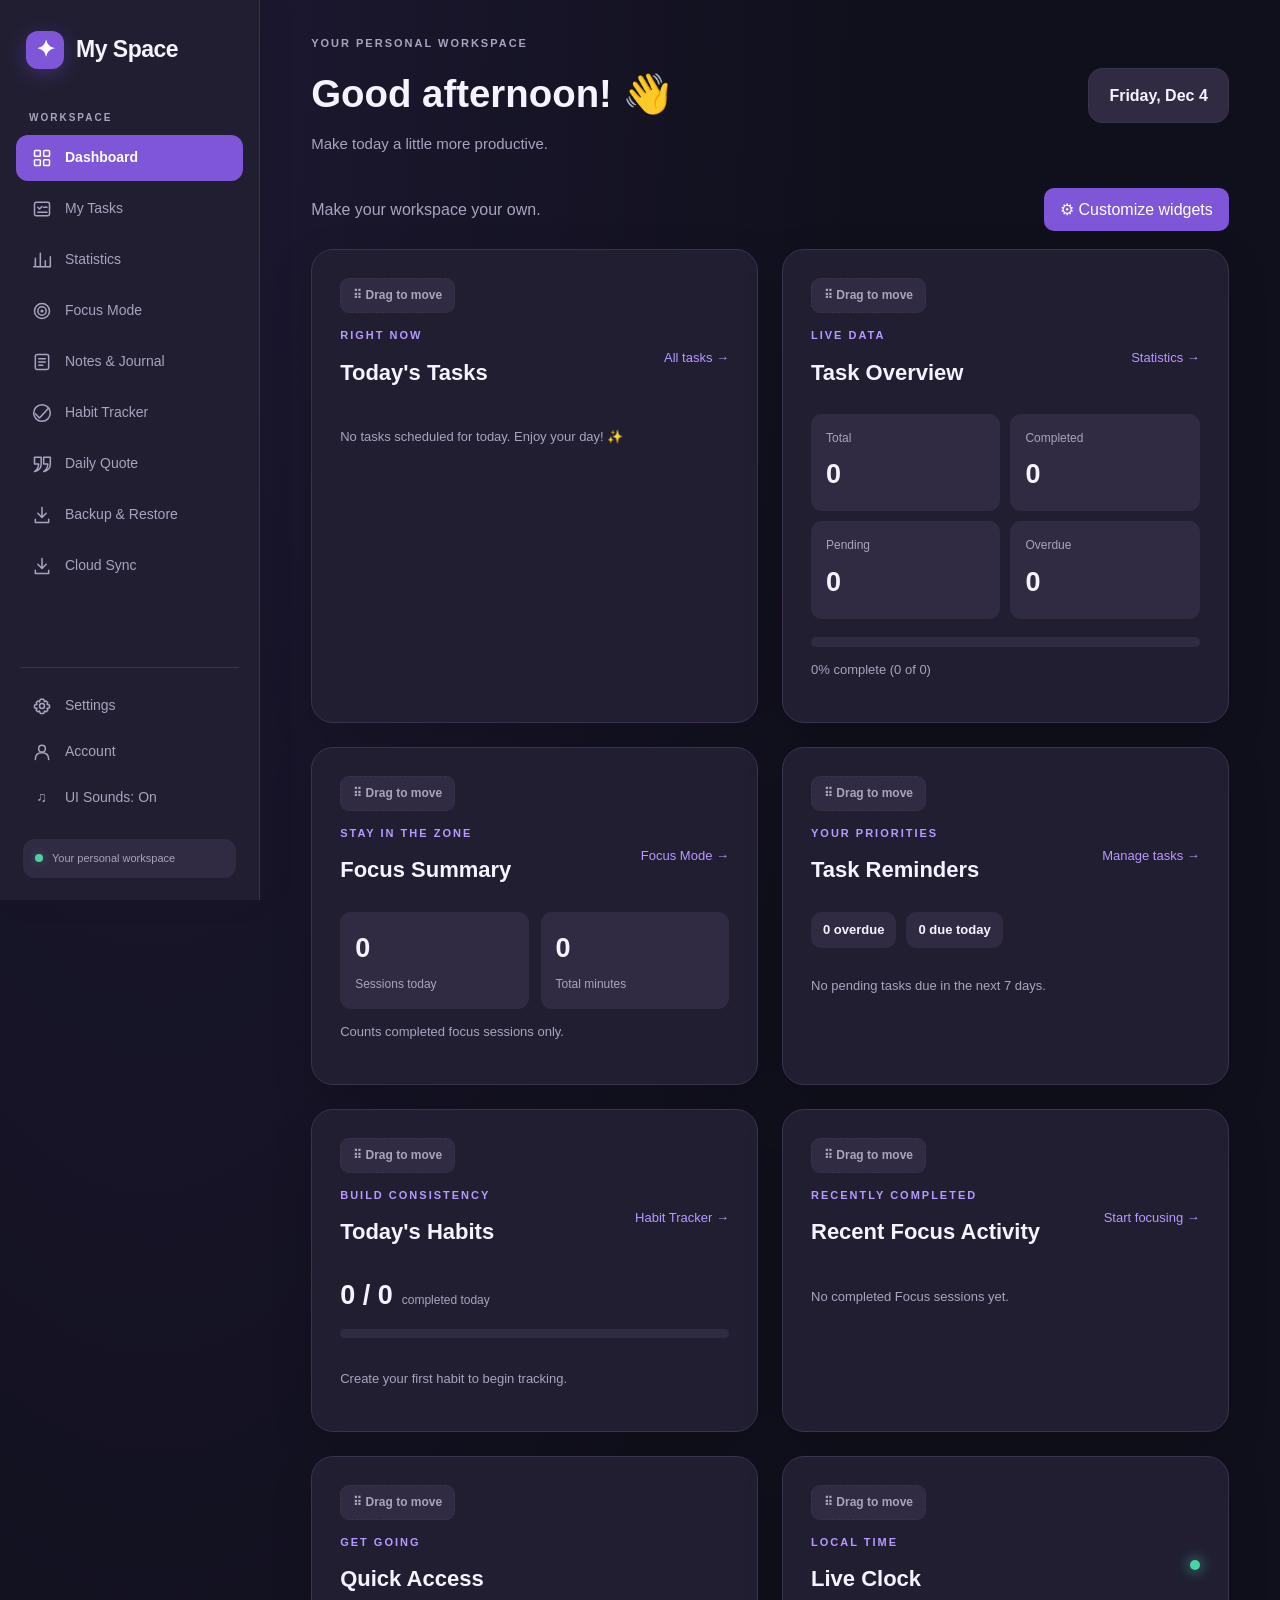
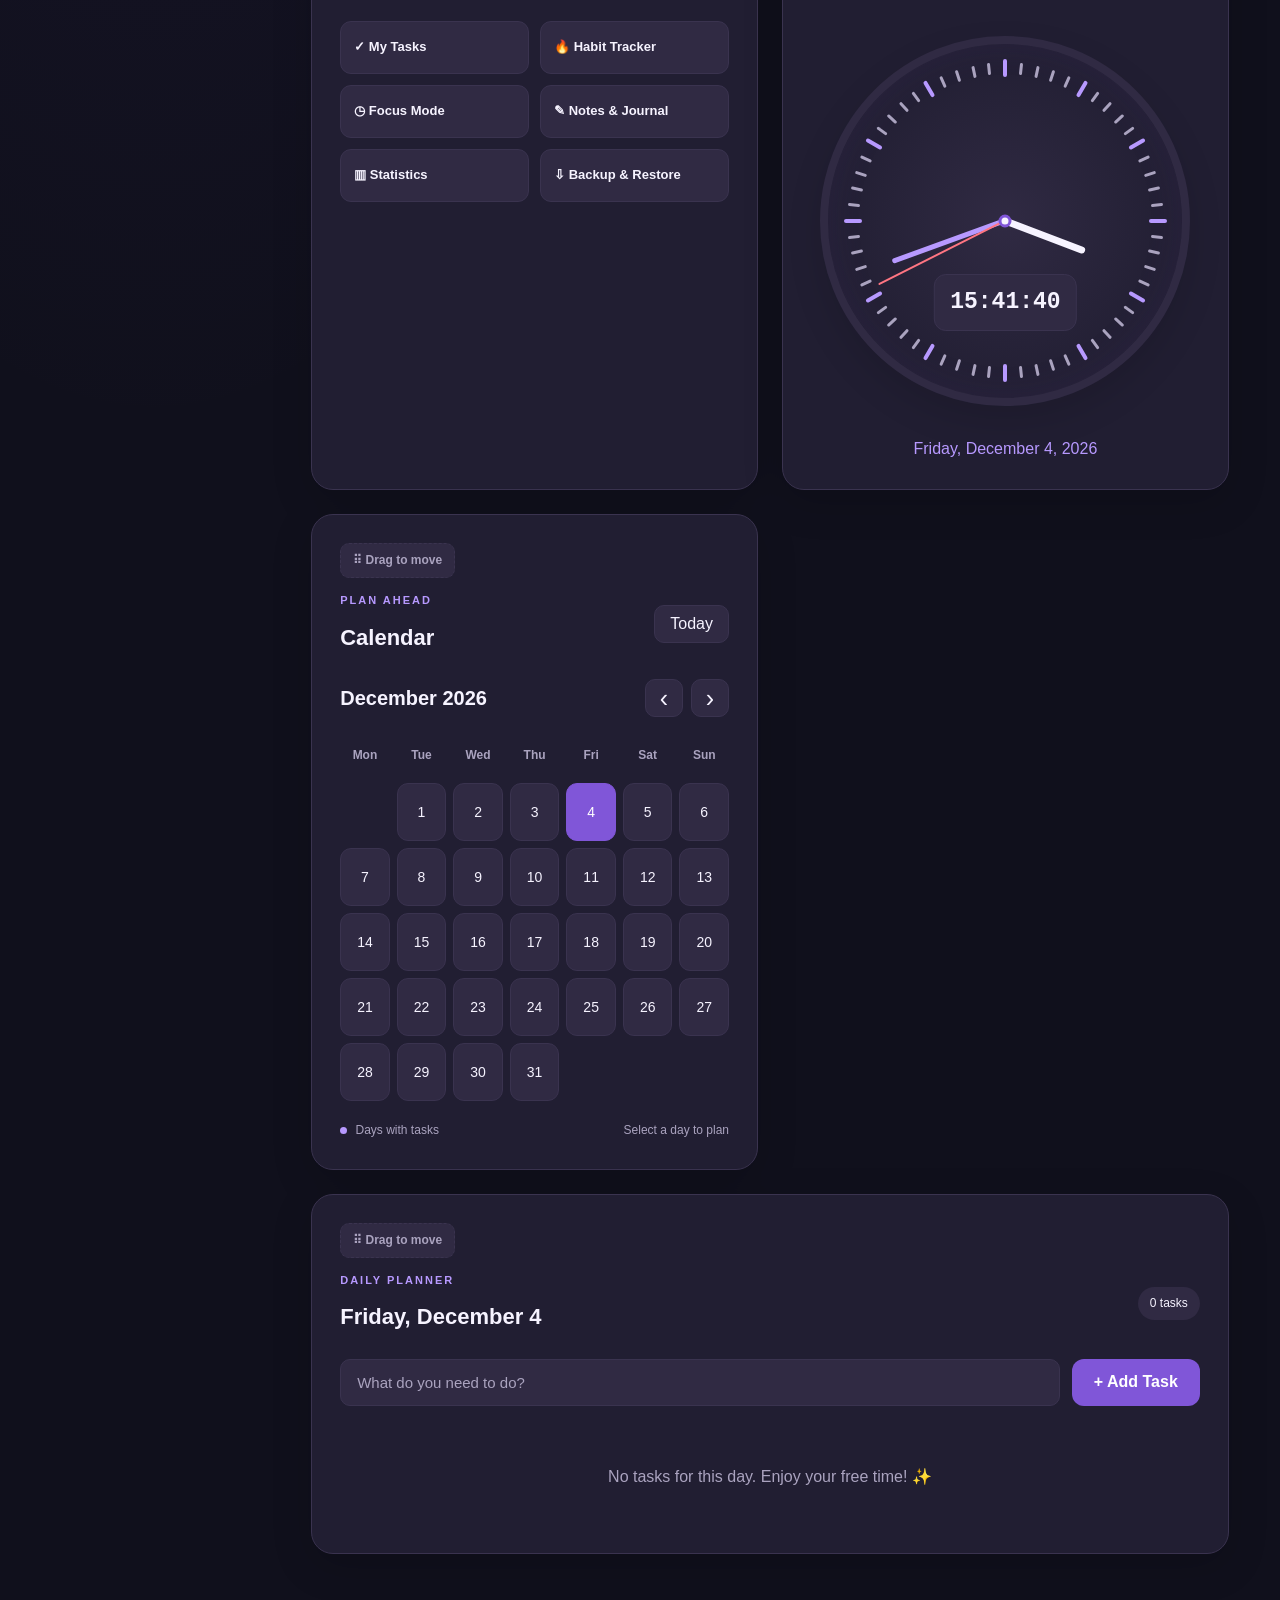
<file: index.html>
<!DOCTYPE html>
<html lang="en">

<head>
    <meta charset="UTF-8">
    <meta name="viewport" content="width=device-width, initial-scale=1.0">

    <title>Dashboard | My Space</title>

    <link rel="stylesheet" href="style.css">
    <link rel="stylesheet" href="dashboard.css">
    <link rel="stylesheet" href="themes.css">
    <link rel="stylesheet" href="sidebar.css">
    <link rel="stylesheet" href="dashboard-widgets.css">
    <link rel="stylesheet" href="activity-center.css">

    <script src="dashboard.js" defer></script>
    <script src="shared-tasks.js" defer></script>
    <script src="themes.js" defer></script>
    <script src="sidebar.js" defer></script>
    <script src="dashboard-widgets.js" defer></script>
    <script src="activity-center.js" defer></script>
</head>

<body class="dashboard-page">

    
<header class="site-header">

    <a href="index.html" class="site-brand">
        ✦ My Space
    </a>

    <nav class="site-nav" aria-label="Main navigation">
        <a href="index.html">Dashboard</a>
        <a href="tasks.html">My Tasks</a>
        <a href="statistics.html">Statistics</a>
        <a href="quotes.html">Daily Quote</a>
        <a href="settings.html">Settings</a>
    </nav>

</header>


    <main class="dashboard-main">

        <div class="welcome">
            <div>
                <p class="eyebrow">YOUR PERSONAL WORKSPACE</p>
                <h1 id="dashboard-greeting">Welcome back! 👋</h1>
                <p class="subtitle">
                    Make today a little more productive.
                </p>
            </div>

            <div class="today-label" id="today-label"></div>
        </div>

        <div class="dashboard-actions">
            <p>Make your workspace your own.</p>
            <button id="customize-dashboard" type="button" aria-expanded="false" aria-controls="dashboard-customizer">⚙ Customize widgets</button>
        </div>
        <section id="dashboard-customizer" class="dashboard-customizer" hidden aria-label="Customize dashboard widgets">
            <p>Show or hide widgets, and drag widgets by their handles to change their positions.</p>
            <div id="widget-visibility-controls" class="widget-visibility-controls"></div>
            <button id="reset-dashboard" type="button">Reset layout</button>
        </section>
        <div id="activity-alert" class="activity-alert" role="status" hidden>
            <span id="activity-alert-text"></span>
            <button type="button" id="activity-alert-dismiss" aria-label="Dismiss reminder">Dismiss</button>
        </div>
        <div class="dashboard-grid personalized-grid" id="personalized-grid">

            <!-- TODAY'S TASKS -->
            <section class="widget overview-widget" data-widget="today" data-widget-title="Today's Tasks">
                <div class="widget-heading"><div><p class="eyebrow">RIGHT NOW</p><h2>Today's Tasks</h2></div><a class="widget-link" href="tasks.html">All tasks →</a></div>
                <ul id="today-tasks-list" class="overview-task-list"></ul>
                <p id="today-tasks-empty" class="overview-empty" hidden>No tasks scheduled for today. Enjoy your day! ✨</p>
            </section>

            <!-- TASK STATISTICS -->
            <section class="widget overview-widget" data-widget="stats" data-widget-title="Task Overview">
                <div class="widget-heading"><div><p class="eyebrow">LIVE DATA</p><h2>Task Overview</h2></div><a class="widget-link" href="statistics.html">Statistics →</a></div>
                <div class="overview-stats">
                    <div><span>Total</span><strong id="dash-stat-total">0</strong></div>
                    <div><span>Completed</span><strong id="dash-stat-completed">0</strong></div>
                    <div><span>Pending</span><strong id="dash-stat-pending">0</strong></div>
                    <div><span>Overdue</span><strong id="dash-stat-overdue">0</strong></div>
                </div>
                <div class="overview-progress" role="progressbar" aria-label="Task completion" aria-valuemin="0" aria-valuemax="100" aria-valuenow="0"><div id="dash-progress-fill"></div></div>
                <p id="dash-completion-label" class="overview-caption">0% complete</p>
            </section>

            <!-- FOCUS OVERVIEW -->
            <section class="widget overview-widget" data-widget="focus" data-widget-title="Focus Summary">
                <div class="widget-heading"><div><p class="eyebrow">STAY IN THE ZONE</p><h2>Focus Summary</h2></div><a class="widget-link" href="focus.html">Focus Mode →</a></div>
                <div class="focus-summary"><div><strong id="dash-focus-today">0</strong><span>Sessions today</span></div><div><strong id="dash-focus-minutes">0</strong><span>Total minutes</span></div></div>
                <p class="overview-caption">Counts completed focus sessions only.</p>
            </section>

            <!-- UPCOMING / OVERDUE TASKS -->
            <section class="widget activity-widget" data-widget="upcoming" data-widget-title="Task Reminders">
                <div class="widget-heading"><div><p class="eyebrow">YOUR PRIORITIES</p><h2>Task Reminders</h2></div><a class="widget-link" href="tasks.html">Manage tasks →</a></div>
                <div class="activity-metrics"><span id="activity-overdue-count">0 overdue</span><span id="activity-today-count">0 due today</span></div>
                <ul id="activity-upcoming-list" class="activity-list"></ul>
                <p id="activity-upcoming-empty" class="overview-empty" hidden>No pending tasks due in the next 7 days.</p>
            </section>

            <!-- HABIT SUMMARY -->
            <section class="widget activity-widget" data-widget="habits" data-widget-title="Today's Habits">
                <div class="widget-heading"><div><p class="eyebrow">BUILD CONSISTENCY</p><h2>Today's Habits</h2></div><a class="widget-link" href="habits.html">Habit Tracker →</a></div>
                <div class="activity-habit-progress"><strong id="activity-habit-count">0 / 0</strong><span>completed today</span></div>
                <div class="activity-progress" role="progressbar" aria-label="Today's habits completion" aria-valuemin="0" aria-valuemax="100" aria-valuenow="0"><div id="activity-habit-fill"></div></div>
                <ul id="activity-habit-list" class="activity-list"></ul>
                <p id="activity-habit-empty" class="overview-empty" hidden>Create your first habit to begin tracking.</p>
            </section>

            <!-- ACTIVITY HISTORY -->
            <section class="widget activity-widget" data-widget="activity" data-widget-title="Recent Focus Activity">
                <div class="widget-heading"><div><p class="eyebrow">RECENTLY COMPLETED</p><h2>Recent Focus Activity</h2></div><a class="widget-link" href="focus.html">Start focusing →</a></div>
                <ul id="activity-focus-list" class="activity-list"></ul>
                <p id="activity-focus-empty" class="overview-empty" hidden>No completed Focus sessions yet.</p>
            </section>

            <!-- QUICK ACCESS -->
            <section class="widget activity-widget" data-widget="shortcuts" data-widget-title="Quick Access">
                <div class="widget-heading"><div><p class="eyebrow">GET GOING</p><h2>Quick Access</h2></div></div>
                <div class="activity-shortcuts">
                    <a href="tasks.html">✓ My Tasks</a>
                    <a href="habits.html">🔥 Habit Tracker</a>
                    <a href="focus.html">◷ Focus Mode</a>
                    <a href="notes.html">✎ Notes & Journal</a>
                    <a href="statistics.html">▥ Statistics</a>
                    <a href="backup.html">⇩ Backup & Restore</a>
                </div>
            </section>

            <!-- ANALOG CLOCK -->
            <section class="widget clock-widget" data-widget="clock" data-widget-title="Live Clock">

                <div class="widget-heading">
                    <div>
                        <p class="eyebrow">LOCAL TIME</p>
                        <h2>Live Clock</h2>
                    </div>
                    <span class="status-dot" aria-label="Live"></span>
                </div>

                <div class="clock-container">
                    <div class="analog-clock" aria-label="Analog clock">

                        <div class="clock-marks" id="clock-marks"></div>

                        <div class="clock-hand hour-hand" id="hour-hand"></div>
                        <div class="clock-hand minute-hand" id="minute-hand"></div>
                        <div class="clock-hand second-hand" id="second-hand"></div>

                        <div class="clock-center"></div>

                        <div class="digital-display" id="digital-clock"
                             role="timer" aria-live="off">
                            --:--:--
                        </div>

                    </div>
                </div>

                <p class="clock-date" id="clock-date">
                    Loading date...
                </p>
            </section>

            <!-- MONTHLY CALENDAR -->
            <section class="widget calendar-widget" data-widget="calendar" data-widget-title="Calendar">

                <div class="widget-heading">
                    <div>
                        <p class="eyebrow">PLAN AHEAD</p>
                        <h2>Calendar</h2>
                    </div>

                    <button id="calendar-today" class="today-button"
                            type="button">
                        Today
                    </button>
                </div>

                <div class="calendar-toolbar">

                    <h3 id="calendar-month"></h3>

                    <div class="calendar-actions">
                        <button id="previous-month" type="button"
                                aria-label="Previous month">‹</button>
                        <button id="next-month" type="button"
                                aria-label="Next month">›</button>
                    </div>

                </div>

                <div class="calendar-weekdays" aria-hidden="true">
                    <span>Mon</span>
                    <span>Tue</span>
                    <span>Wed</span>
                    <span>Thu</span>
                    <span>Fri</span>
                    <span>Sat</span>
                    <span>Sun</span>
                </div>

                <div class="calendar-days" id="calendar-days"></div>

                <div class="calendar-legend">
                    <span><i></i> Days with tasks</span>
                    <span>Select a day to plan</span>
                </div>

            </section>

            <!-- SCHEDULED TASKS -->
            <section class="widget planner-widget" data-widget="planner" data-widget-title="Daily Planner">

                <div class="widget-heading">
                    <div>
                        <p class="eyebrow">DAILY PLANNER</p>
                        <h2 id="selected-date-title">Selected Day</h2>
                    </div>
                    <span class="task-count" id="day-task-count">0 tasks</span>
                </div>

                <form id="calendar-task-form" class="task-form">
                    <input
                        id="calendar-task-input"
                        type="text"
                        placeholder="What do you need to do?"
                        maxlength="160"
                        aria-label="New scheduled task"
                        required
                    >

                    <button type="submit">+ Add Task</button>
                </form>

                <ul class="scheduled-tasks" id="scheduled-tasks"></ul>

                <p class="empty-message" id="empty-tasks">
                    No tasks for this day. Enjoy your free time! ✨
                </p>

            </section>

        </div>

    </main>

</body>
</html>
</file>
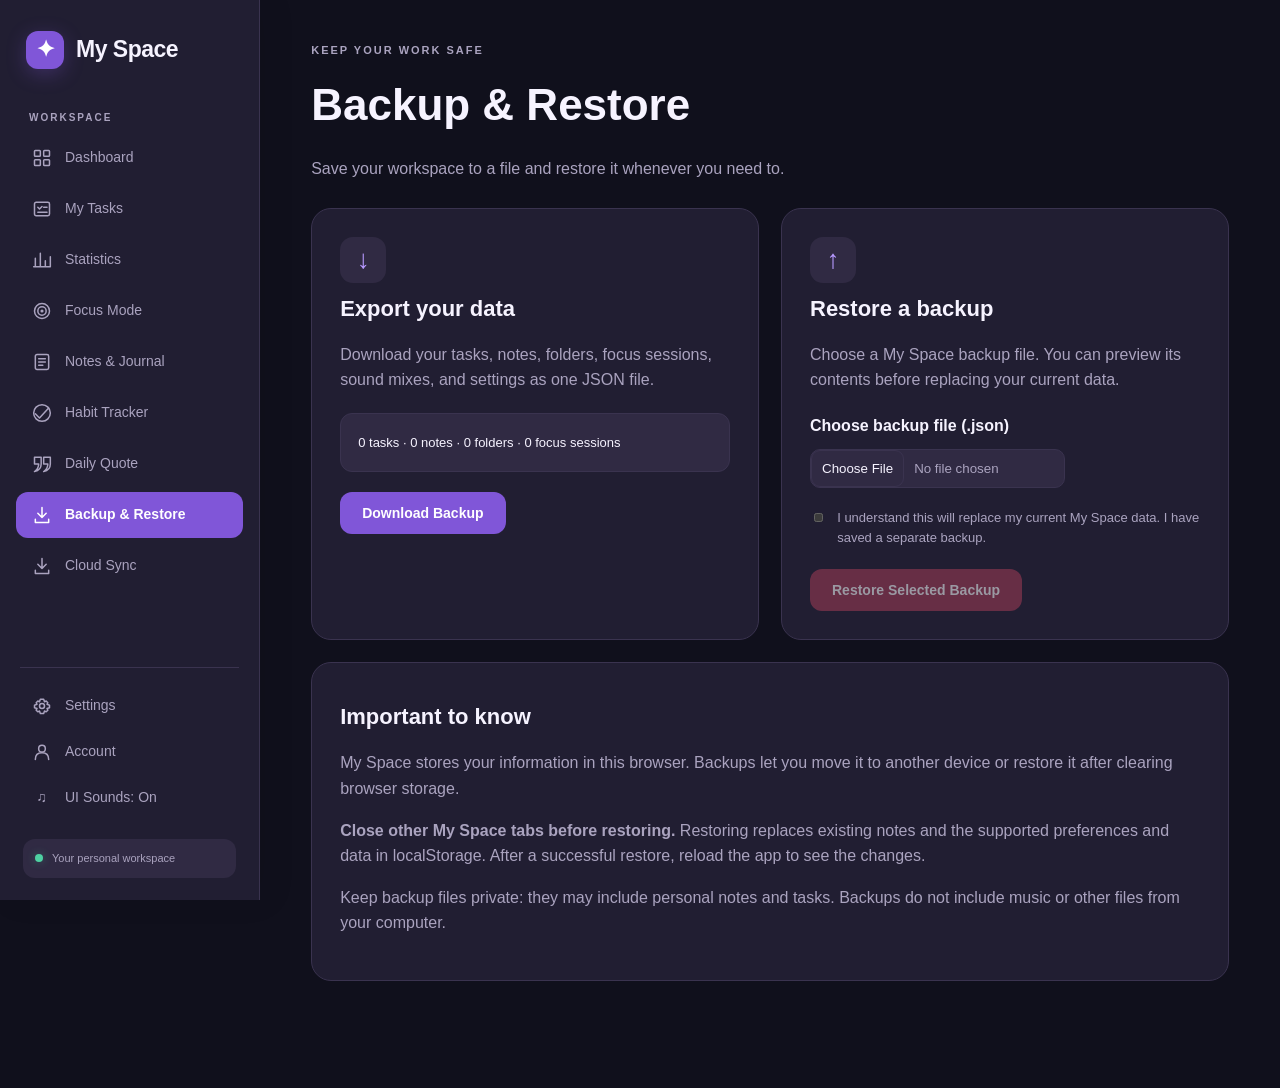
<file: backup.html>
<!DOCTYPE html>
<html lang="en">
<head>
<meta charset="UTF-8"><meta name="viewport" content="width=device-width,initial-scale=1">
<title>Backup & Restore | My Space</title>
<link rel="stylesheet" href="style.css"><link rel="stylesheet" href="themes.css"><link rel="stylesheet" href="sidebar.css"><link rel="stylesheet" href="backup.css">
<script src="themes.js" defer></script><script src="sidebar.js" defer></script><script src="backup.js" defer></script>
</head>
<body class="backup-page">
<main class="backup-main">
  <div class="backup-intro"><p class="backup-eyebrow">KEEP YOUR WORK SAFE</p><h1>Backup & Restore</h1><p>Save your workspace to a file and restore it whenever you need to.</p></div>
  <div class="backup-grid">
    <section class="backup-panel"><div class="backup-symbol">↓</div><h2>Export your data</h2><p>Download your tasks, notes, folders, focus sessions, sound mixes, and settings as one JSON file.</p><div class="backup-details" id="backup-summary">Checking stored data…</div><button id="backup-export" class="backup-primary" type="button">Download Backup</button></section>
    <section class="backup-panel"><div class="backup-symbol">↑</div><h2>Restore a backup</h2><p>Choose a My Space backup file. You can preview its contents before replacing your current data.</p><label class="backup-file-label" for="backup-file">Choose backup file (.json)</label><input id="backup-file" type="file" accept=".json,application/json"><div class="backup-preview" id="backup-preview" hidden></div><label class="backup-confirm"><input id="backup-acknowledge" type="checkbox" disabled><span>I understand this will replace my current My Space data. I have saved a separate backup.</span></label><button id="backup-restore" class="backup-danger" type="button" disabled>Restore Selected Backup</button></section>
  </div>
  <section class="backup-panel backup-info"><h2>Important to know</h2><p>My Space stores your information in this browser. Backups let you move it to another device or restore it after clearing browser storage.</p><p><strong>Close other My Space tabs before restoring.</strong> Restoring replaces existing notes and the supported preferences and data in localStorage. After a successful restore, reload the app to see the changes.</p><p>Keep backup files private: they may include personal notes and tasks. Backups do not include music or other files from your computer.</p></section>
  <p class="backup-status" id="backup-status" role="status" aria-live="polite"></p>
</main>
</body>
</html>
</file>
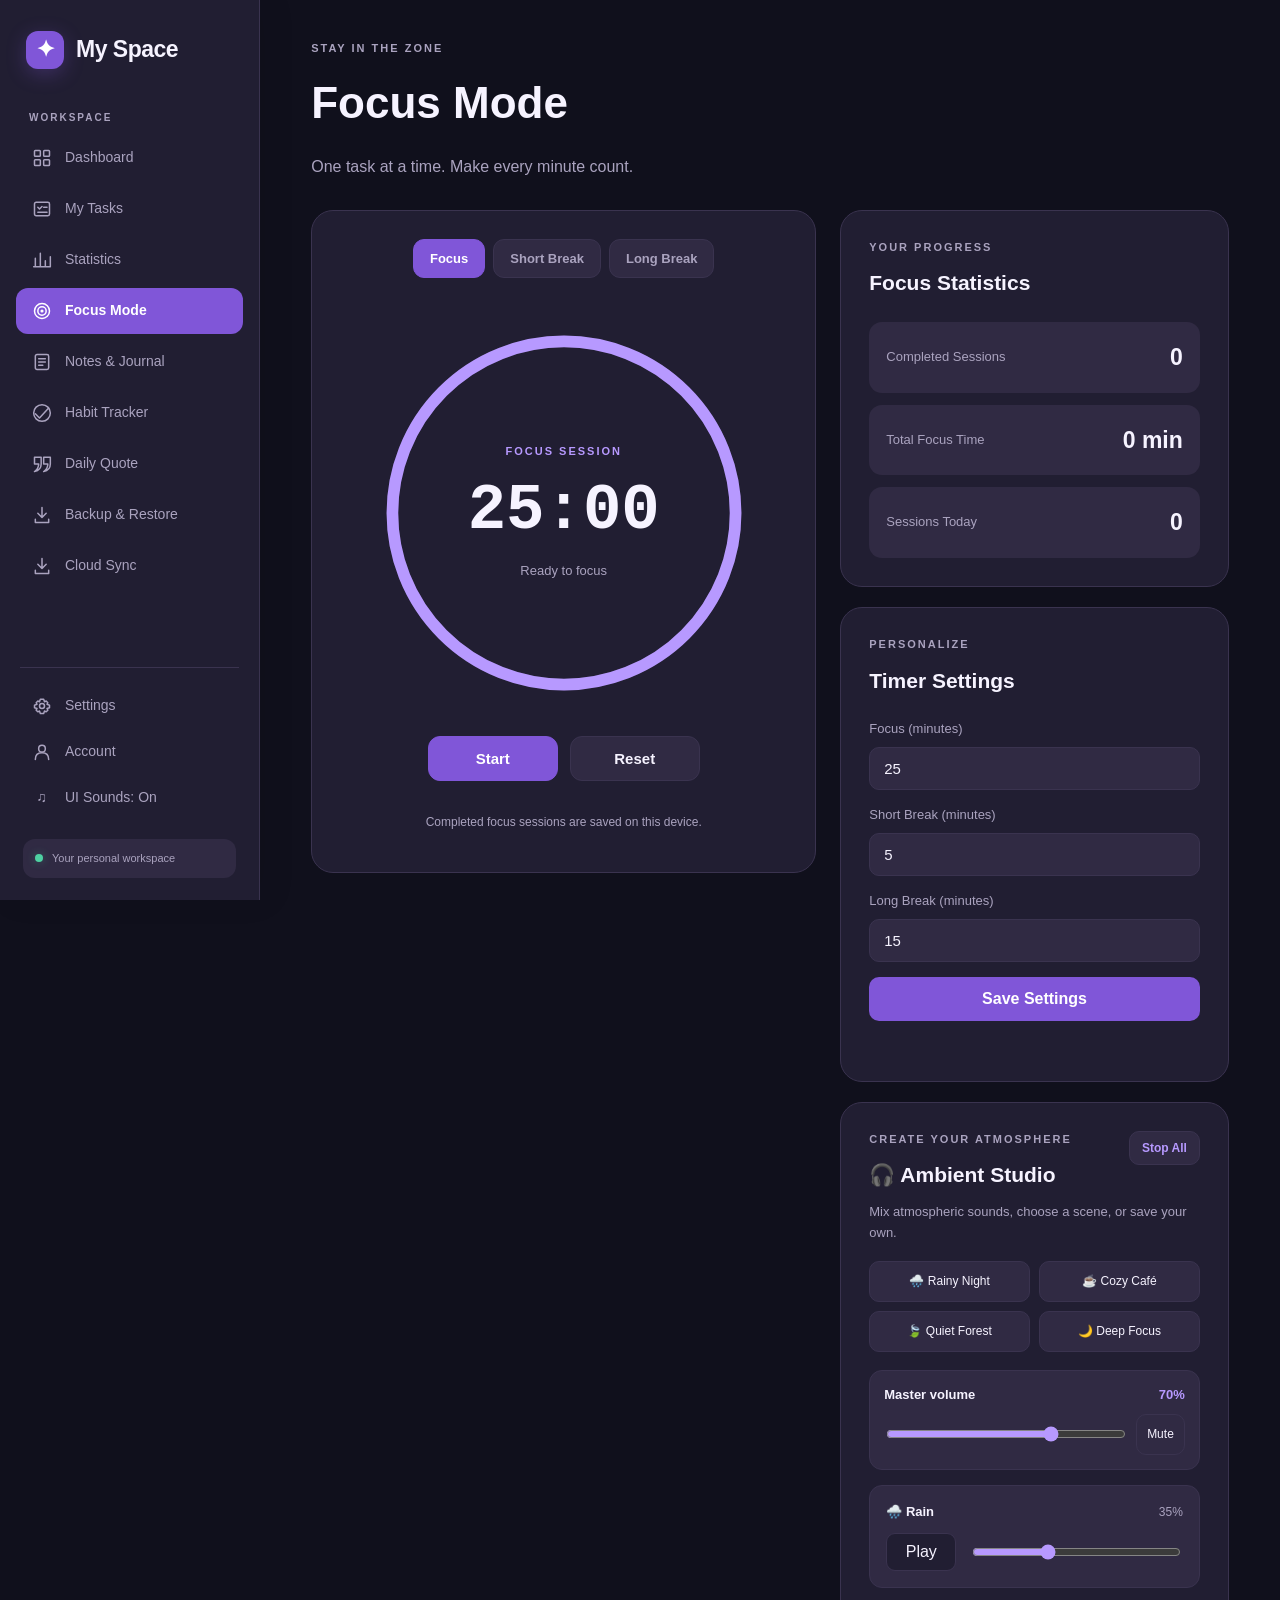
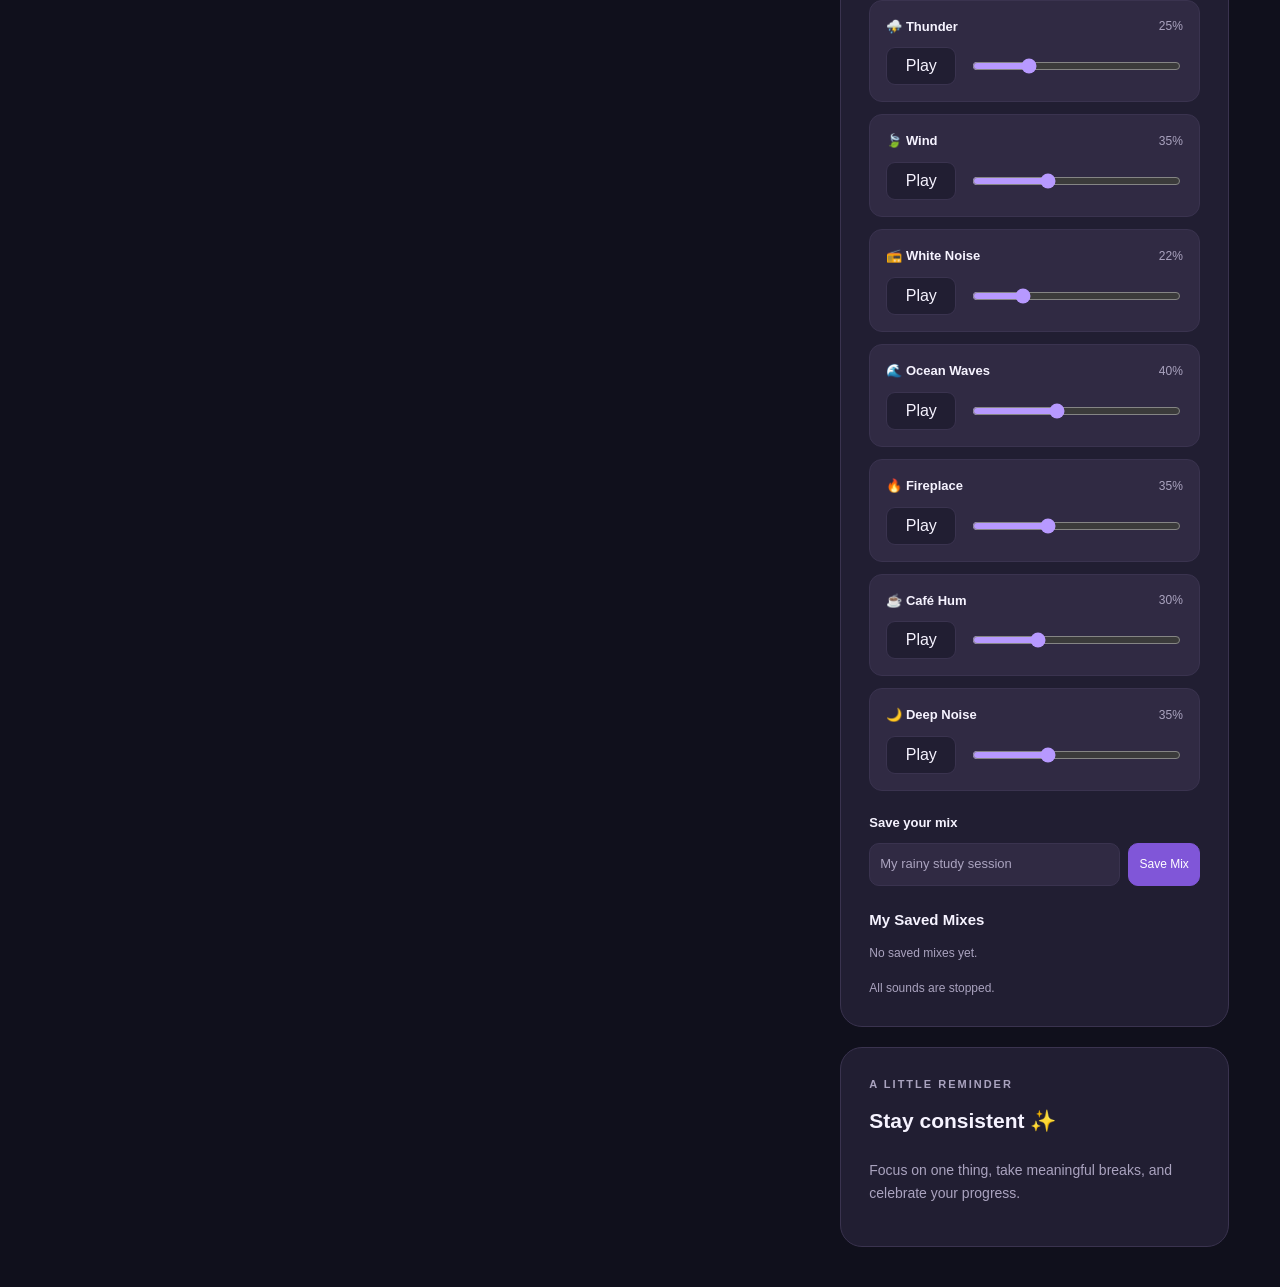
<file: focus.html>
<!DOCTYPE html>
<html lang="en">
<head>
  <meta charset="UTF-8">
  <meta name="viewport" content="width=device-width, initial-scale=1">
  <title>Focus Mode | My Space</title>
  <link rel="stylesheet" href="style.css">
  <link rel="stylesheet" href="themes.css">
  <link rel="stylesheet" href="sidebar.css">
  <link rel="stylesheet" href="focus.css">
  <script src="themes.js" defer></script>
  <script src="sidebar.js" defer></script>
  <script src="focus.js" defer></script>
  <script src="ambient.js" defer></script>
</head>
<body class="focus-page">
<main class="focus-main">
  <div class="focus-heading"><p class="focus-eyebrow">STAY IN THE ZONE</p><h1>Focus Mode</h1><p>One task at a time. Make every minute count.</p></div>
  <div class="focus-layout">
    <section class="focus-card timer-card">
      <div class="focus-modes" role="group" aria-label="Timer mode">
        <button type="button" class="focus-mode active" data-mode="focus">Focus</button>
        <button type="button" class="focus-mode" data-mode="short">Short Break</button>
        <button type="button" class="focus-mode" data-mode="long">Long Break</button>
      </div>
      <div class="timer-circle">
        <svg class="timer-svg" viewBox="0 0 300 300" aria-hidden="true">
          <circle cx="150" cy="150" r="132" class="timer-track"></circle>
          <circle id="timer-progress" cx="150" cy="150" r="132" class="timer-progress"></circle>
        </svg>
        <div class="timer-content"><span id="timer-label">FOCUS SESSION</span><strong id="timer-display" role="timer" aria-live="off">25:00</strong><span id="timer-status">Ready to focus</span></div>
      </div>
      <div class="timer-controls"><button type="button" id="timer-start">Start</button><button type="button" id="timer-reset">Reset</button></div>
      <p class="timer-hint">Completed focus sessions are saved on this device.</p>
    </section>
    <div class="focus-side">
      <section class="focus-card"><p class="focus-eyebrow">YOUR PROGRESS</p><h2>Focus Statistics</h2>
        <div class="focus-stats"><div class="focus-stat"><span>Completed Sessions</span><strong id="focus-sessions">0</strong></div><div class="focus-stat"><span>Total Focus Time</span><strong id="focus-total">0 min</strong></div><div class="focus-stat"><span>Sessions Today</span><strong id="focus-today">0</strong></div></div>
      </section>
      <section class="focus-card"><p class="focus-eyebrow">PERSONALIZE</p><h2>Timer Settings</h2>
        <form id="focus-settings-form" class="focus-settings-form">
          <label>Focus (minutes)<input type="number" id="focus-duration" min="1" max="180" value="25" required></label>
          <label>Short Break (minutes)<input type="number" id="short-duration" min="1" max="60" value="5" required></label>
          <label>Long Break (minutes)<input type="number" id="long-duration" min="1" max="90" value="15" required></label>
          <button type="submit" class="settings-save">Save Settings</button>
        </form><p id="focus-feedback" class="focus-feedback" role="status"></p>
      </section>
      <section class="focus-card ambient-card" aria-labelledby="ambient-title">
        <div class="ambient-heading">
          <div><p class="focus-eyebrow">CREATE YOUR ATMOSPHERE</p><h2 id="ambient-title">🎧 Ambient Studio</h2></div>
          <button id="stop-all-sounds" type="button">Stop All</button>
        </div>
        <p class="ambient-description">Mix atmospheric sounds, choose a scene, or save your own.</p>
        <div class="ambient-presets" role="group" aria-label="Atmosphere presets">
          <button type="button" data-preset="rainy">🌧️ Rainy Night</button>
          <button type="button" data-preset="cozy">☕ Cozy Café</button>
          <button type="button" data-preset="forest">🍃 Quiet Forest</button>
          <button type="button" data-preset="deep">🌙 Deep Focus</button>
        </div>
        <div class="ambient-master">
          <label for="ambient-master-volume">Master volume <output id="ambient-master-value" for="ambient-master-volume">70%</output></label>
          <input id="ambient-master-volume" type="range" min="0" max="100" value="70">
          <button type="button" id="ambient-mute" aria-pressed="false">Mute</button>
        </div>
        <div class="ambient-sounds" id="ambient-sounds"></div>
        <form id="ambient-save-form" class="ambient-save-form">
          <label for="ambient-scene-name">Save your mix</label>
          <div class="ambient-save-row">
            <input id="ambient-scene-name" type="text" maxlength="40" placeholder="My rainy study session" required>
            <button type="submit">Save Mix</button>
          </div>
        </form>
        <div class="ambient-saved-heading"><h3>My Saved Mixes</h3></div>
        <div id="ambient-saved" class="ambient-saved"></div>
        <p id="ambient-status" role="status" aria-live="polite">All sounds are stopped.</p>
      </section>
      <section class="focus-card focus-tip"><p class="focus-eyebrow">A LITTLE REMINDER</p><h2>Stay consistent ✨</h2><p>Focus on one thing, take meaningful breaks, and celebrate your progress.</p></section>
    </div>
  </div>
</main>
</body>
</html>
</file>
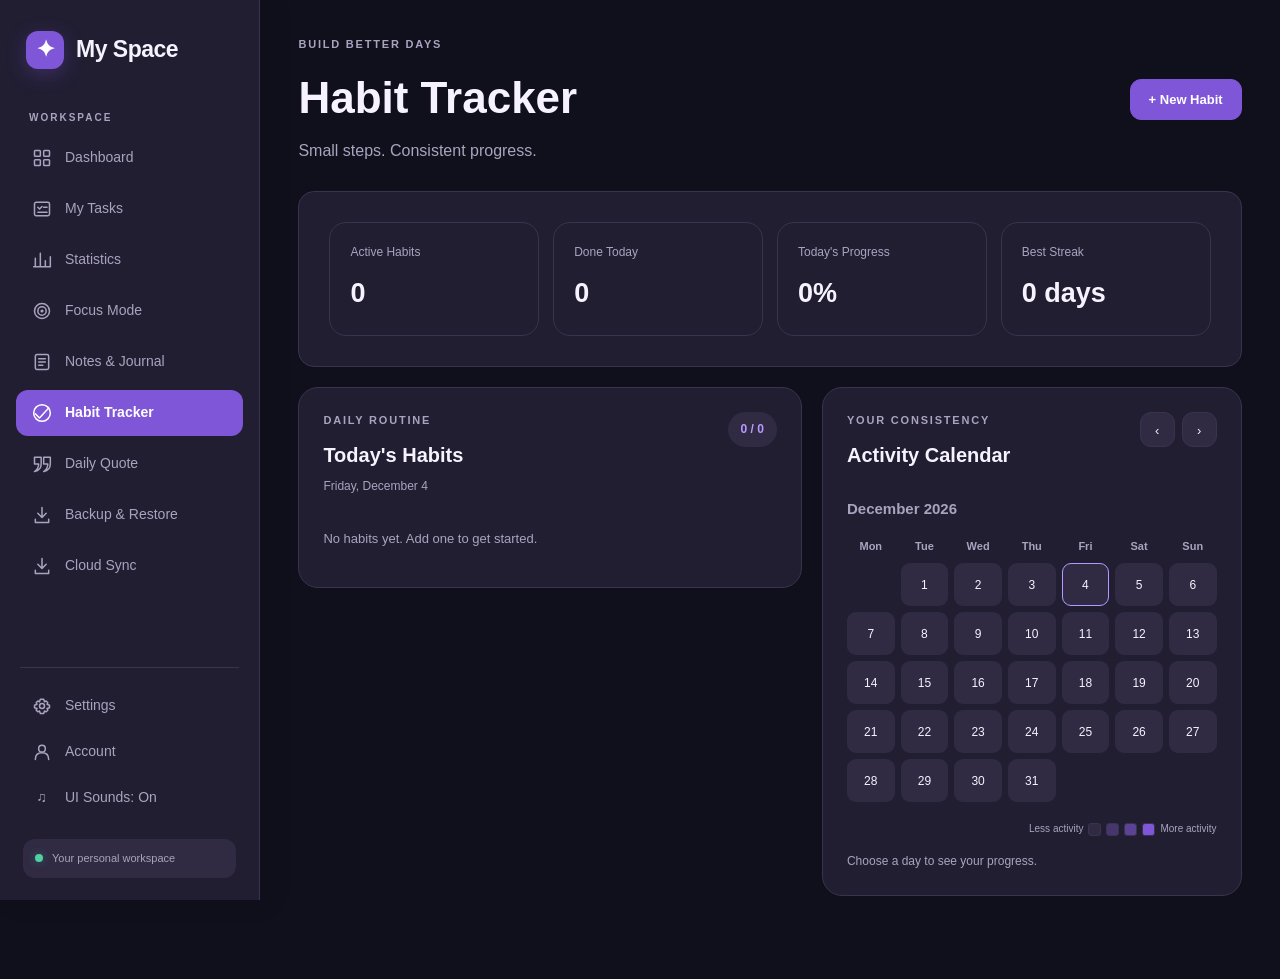
<file: habits.html>
<!DOCTYPE html>
<html lang="en">
<head>
  <meta charset="UTF-8">
  <meta name="viewport" content="width=device-width, initial-scale=1.0">
  <title>Habit Tracker | My Space</title>
  <link rel="stylesheet" href="style.css">
  <link rel="stylesheet" href="themes.css">
  <link rel="stylesheet" href="sidebar.css">
  <link rel="stylesheet" href="habits.css">
  <script src="themes.js" defer></script>
  <script src="sidebar.js" defer></script>
  <script src="habits.js" defer></script>
</head>
<body class="habits-page">
  <main class="habits-main">
    <div class="habits-heading">
      <div><p class="habits-eyebrow">BUILD BETTER DAYS</p><h1>Habit Tracker</h1><p>Small steps. Consistent progress.</p></div>
      <button type="button" id="new-habit" class="habits-primary">+ New Habit</button>
    </div>
    <section class="habits-overview" aria-label="Habit statistics">
      <div class="habits-metric"><span>Active Habits</span><strong id="metric-active">0</strong></div>
      <div class="habits-metric"><span>Done Today</span><strong id="metric-today">0</strong></div>
      <div class="habits-metric"><span>Today's Progress</span><strong id="metric-progress">0%</strong></div>
      <div class="habits-metric"><span>Best Streak</span><strong id="metric-streak">0 days</strong></div>
    </section>
    <div class="habits-layout">
      <section class="habits-panel" aria-labelledby="today-title">
        <div class="habits-section-heading"><div><p class="habits-eyebrow">DAILY ROUTINE</p><h2 id="today-title">Today's Habits</h2><p id="today-date"></p></div><span id="today-count" class="habits-pill">0 / 0</span></div>
        <div id="habits-list" class="habits-list"></div>
        <p id="habits-empty" class="habits-empty" hidden>No habits yet. Add one to get started.</p>
      </section>
      <section class="habits-panel" aria-labelledby="calendar-title">
        <div class="habits-section-heading"><div><p class="habits-eyebrow">YOUR CONSISTENCY</p><h2 id="calendar-title">Activity Calendar</h2></div>
          <div class="habits-month-actions"><button type="button" id="month-prev" aria-label="Previous month">‹</button><button type="button" id="month-next" aria-label="Next month">›</button></div></div>
        <p id="month-label" class="habits-month-label"></p>
        <div class="habits-weekdays" aria-hidden="true"><span>Mon</span><span>Tue</span><span>Wed</span><span>Thu</span><span>Fri</span><span>Sat</span><span>Sun</span></div>
        <div id="habits-calendar" class="habits-calendar" aria-label="Daily habit completion calendar"></div>
        <p class="habits-legend">Less activity <span class="habits-level level-0"></span><span class="habits-level level-1"></span><span class="habits-level level-2"></span><span class="habits-level level-3"></span> More activity</p>
        <p id="calendar-detail" class="habits-calendar-detail" aria-live="polite">Choose a day to see your progress.</p>
      </section>
    </div>
    <dialog id="habit-dialog" class="habits-dialog" aria-labelledby="habit-dialog-title">
      <form id="habit-form">
        <h2 id="habit-dialog-title">New Habit</h2>
        <label for="habit-name">Habit name</label><input id="habit-name" maxlength="70" placeholder="e.g. Read for 20 minutes" required>
        <label for="habit-icon">Icon</label><select id="habit-icon"><option value="📚">📚 Reading</option><option value="💻">💻 Study</option><option value="💪">💪 Fitness</option><option value="💧">💧 Hydration</option><option value="🧘">🧘 Mindfulness</option><option value="✍️">✍️ Writing</option><option value="🌱">🌱 Other</option></select>
        <label for="habit-color">Color</label><select id="habit-color"><option value="violet">Violet</option><option value="rose">Rose</option><option value="teal">Teal</option><option value="amber">Amber</option></select>
        <p id="habit-form-error" class="habits-error" role="alert"></p>
        <div class="habits-dialog-actions"><button type="button" id="habit-cancel">Cancel</button><button type="submit" class="habits-primary">Save Habit</button></div>
      </form>
    </dialog>
    <p id="habits-message" class="habits-message" role="status" aria-live="polite"></p>
  </main>
</body>
</html>
</file>
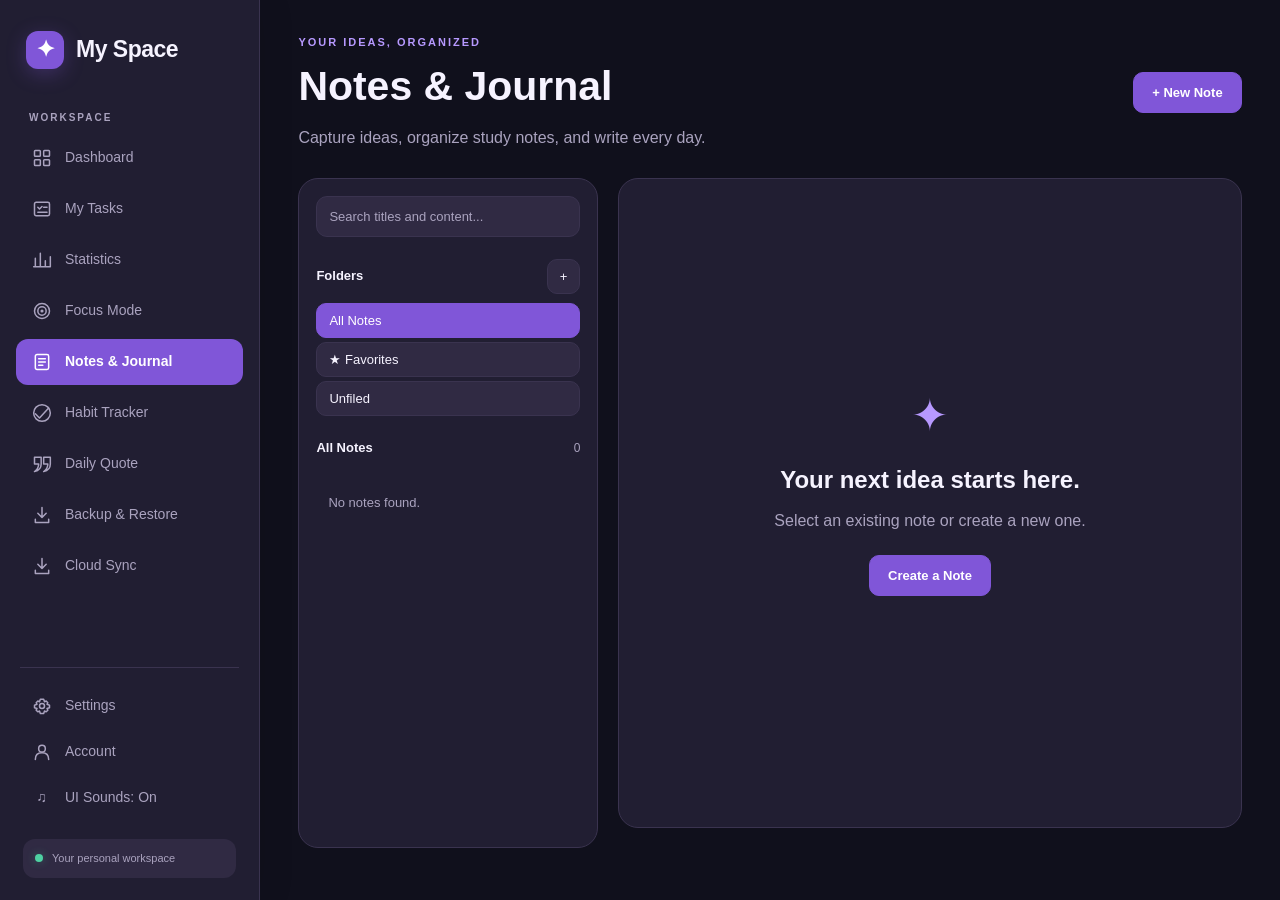
<file: notes.html>
<!DOCTYPE html>
<html lang="en">
<head>
<meta charset="UTF-8"><meta name="viewport" content="width=device-width, initial-scale=1.0">
<title>Notes & Journal | My Space</title>
<link rel="stylesheet" href="style.css"><link rel="stylesheet" href="themes.css"><link rel="stylesheet" href="sidebar.css"><link rel="stylesheet" href="notes.css">
<script src="themes.js" defer></script><script src="sidebar.js" defer></script><script src="notes.js" defer></script>
</head>
<body class="notes-page">
<main class="notes-main">
<header class="notes-top"><div><p class="notes-kicker">YOUR IDEAS, ORGANIZED</p><h1>Notes & Journal</h1><p>Capture ideas, organize study notes, and write every day.</p></div><button type="button" id="new-note" class="notes-primary">+ New Note</button></header>
<div class="notes-workspace">
<aside class="notes-browser" aria-label="Notes browser">
 <label class="notes-search-label" for="notes-search">Search notes</label><input id="notes-search" type="search" placeholder="Search titles and content...">
 <div class="notes-folder-head"><h2>Folders</h2><button type="button" id="new-folder" title="Create folder" aria-label="Create folder">+</button></div>
 <nav id="notes-folders" class="notes-folders" aria-label="Note folders"></nav>
 <div class="notes-list-head"><h2 id="notes-list-heading">All Notes</h2><span id="notes-count">0</span></div>
 <div id="notes-list" class="notes-list"></div>
</aside>
<section class="notes-editor-card" aria-label="Note editor">
 <div id="notes-empty" class="notes-empty"><span aria-hidden="true">✦</span><h2>Your next idea starts here.</h2><p>Select an existing note or create a new one.</p><button type="button" id="empty-new-note" class="notes-primary">Create a Note</button></div>
 <div id="notes-editor" hidden>
  <div class="notes-editor-actions"><span id="notes-save-status" role="status">Saved</span><div class="notes-action-buttons"><button type="button" id="note-pin" aria-pressed="false">☆ Favorite</button><button type="button" id="note-reading">Study Mode</button><button type="button" id="note-export">Export .md</button><button type="button" id="note-delete" class="notes-danger">Delete</button></div></div>
  <label for="note-title" class="notes-visually-hidden">Title</label><input id="note-title" maxlength="160" placeholder="Untitled note">
  <div class="notes-meta"><label for="note-folder">Folder</label><select id="note-folder"></select><span id="note-updated"></span></div>
  <div class="notes-toolbar" role="toolbar" aria-label="Text formatting">
   <button type="button" data-command="bold" title="Bold"><strong>B</strong></button><button type="button" data-command="italic" title="Italic"><em>I</em></button><button type="button" data-command="underline" title="Underline"><u>U</u></button>
   <button type="button" data-block="h2" title="Heading">H2</button><button type="button" data-block="p" title="Paragraph">¶</button><button type="button" data-command="insertUnorderedList" title="Bulleted list">• List</button><button type="button" data-command="insertOrderedList" title="Numbered list">1. List</button><button type="button" data-block="blockquote" title="Quote">❝</button>
  </div>
  <div id="note-content" contenteditable="true" role="textbox" aria-label="Note content" aria-multiline="true" data-placeholder="Start writing your thoughts..."></div>
 </div>
</section>
</div>
<div id="notes-dialog" class="notes-modal" hidden><div class="notes-dialog-card" role="dialog" aria-modal="true" aria-labelledby="notes-dialog-title"><h2 id="notes-dialog-title">New Folder</h2><form id="folder-form"><label for="folder-name">Folder name</label><input id="folder-name" maxlength="40" required placeholder="Study, Work, Personal..."><div class="notes-dialog-actions"><button type="button" id="folder-cancel">Cancel</button><button class="notes-primary" type="submit">Create Folder</button></div></form></div></div>
<div id="notes-toast" role="status" class="notes-toast" hidden></div>
</main>
</body></html>
</file>
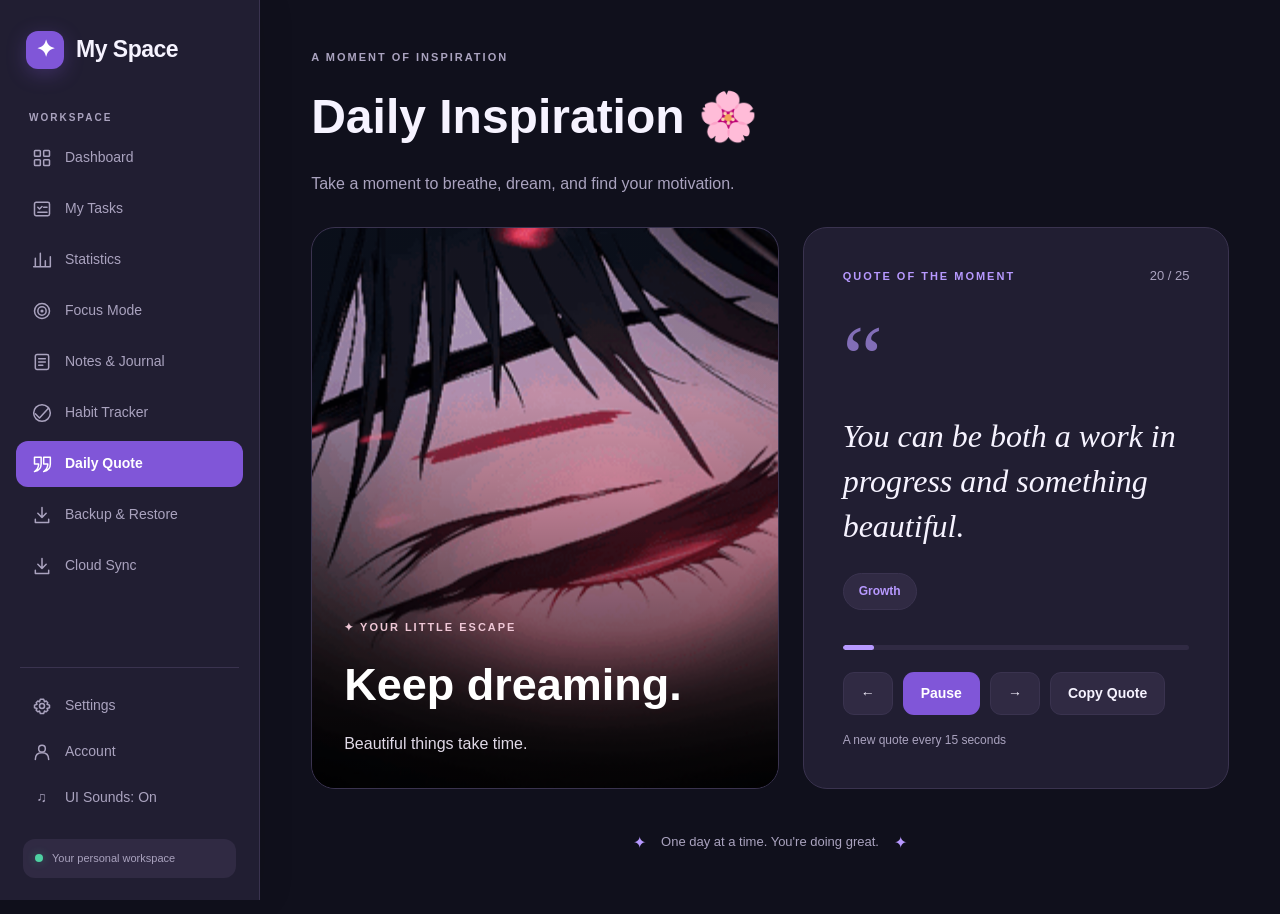
<file: quotes.html>
<!DOCTYPE html>
<html lang="en">
<head>
    <meta charset="UTF-8">
    <meta name="viewport" content="width=device-width, initial-scale=1.0">

    <title>Daily Quote | My Space</title>

    <link rel="stylesheet" href="style.css">
    <link rel="stylesheet" href="themes.css">
    <link rel="stylesheet" href="quotes.css">
    <link rel="stylesheet" href="sidebar.css">

    <script src="script.js" defer></script>
    <script src="themes.js" defer></script>
    <script src="quotes.js" defer></script>
    <script src="sidebar.js" defer></script>
</head>

<body class="quotes-page">

    <header class="site-header">
        <a href="index.html" class="site-brand">✦ My Space</a>

        <nav class="site-nav" aria-label="Main navigation">
            <a href="index.html">Dashboard</a>
            <a href="tasks.html">My Tasks</a>
            <a href="statistics.html">Statistics</a>
            <a href="quotes.html">Daily Quote</a>
            <a href="settings.html">Settings</a>
        </nav>
    </header>

    <main class="quotes-main">

        <div class="quotes-intro">
            <p class="quotes-eyebrow">A MOMENT OF INSPIRATION</p>
            <h1>Daily Inspiration 🌸</h1>
            <p>
                Take a moment to breathe, dream,
                and find your motivation.
            </p>
        </div>

        <div class="quotes-layout">

            <section class="quotes-visual" aria-label="Anime scenery">
                <img
                    id="anime-gif"
                    src="assets/anime.gif"
                    alt="Animated anime scenery"
                >

                <div class="quotes-visual-caption">
                    <span>✦ YOUR LITTLE ESCAPE</span>
                    <h2>Keep dreaming.</h2>
                    <p>Beautiful things take time.</p>
                </div>
            </section>

            <section class="quotes-panel">

                <div class="quotes-panel-top">
                    <span class="quotes-eyebrow">QUOTE OF THE MOMENT</span>
                    <span id="quote-counter">01 / 25</span>
                </div>

                <div class="quote-content" aria-live="polite">
                    <span class="quote-symbol" aria-hidden="true">“</span>

                    <blockquote id="quote-text">
                        Every small step brings you closer
                        to your dreams.
                    </blockquote>

                    <span class="quote-category" id="quote-category">
                        Motivation
                    </span>
                </div>

                <div class="quote-progress">
                    <div id="quote-progress-fill"></div>
                </div>

                <div class="quote-controls">
                    <button id="quote-previous" type="button"
                            aria-label="Previous quote">
                        ←
                    </button>

                    <button id="quote-play" type="button">
                        Pause
                    </button>

                    <button id="quote-next" type="button"
                            aria-label="Next quote">
                        →
                    </button>

                    <button id="quote-copy" type="button">
                        Copy Quote
                    </button>
                </div>

                <p class="quote-timer-label">
                    A new quote every 15 seconds
                </p>

            </section>

        </div>

        <div class="quotes-footer-message">
            <span>✦</span>
            <p>One day at a time. You're doing great.</p>
            <span>✦</span>
        </div>

    </main>

</body>
</html>
</file>
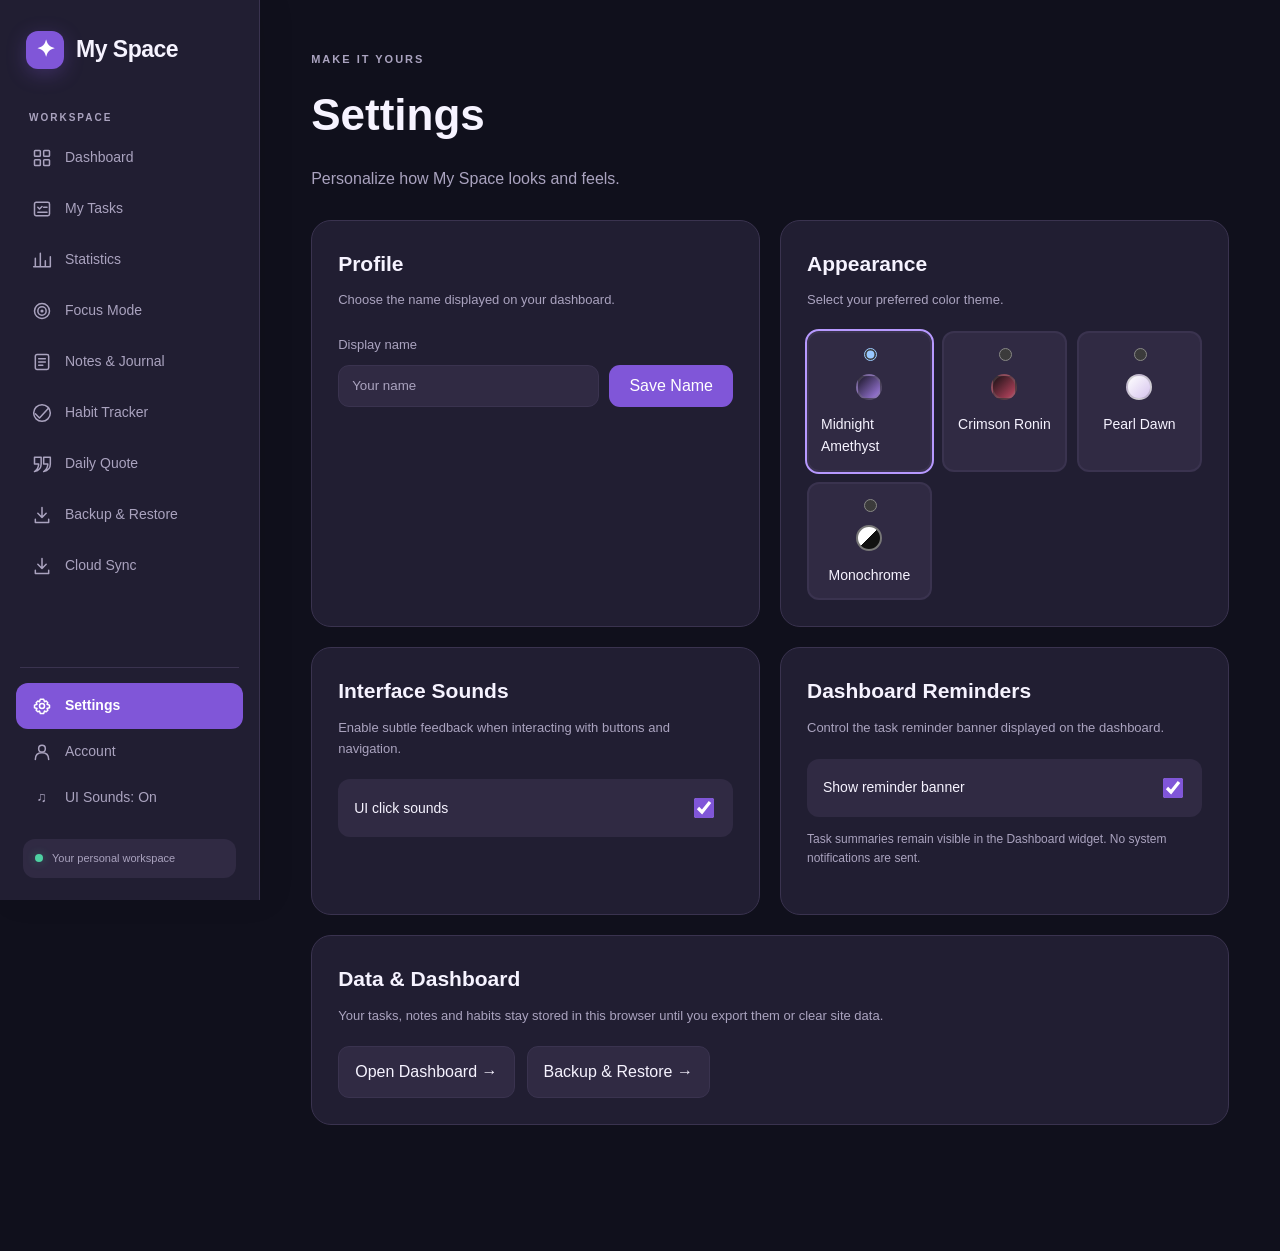
<file: settings.html>
<!DOCTYPE html>
<html lang="en">
<head>
  <meta charset="UTF-8"><meta name="viewport" content="width=device-width, initial-scale=1">
  <title>Settings | My Space</title>
  <link rel="stylesheet" href="style.css"><link rel="stylesheet" href="themes.css"><link rel="stylesheet" href="sidebar.css"><link rel="stylesheet" href="settings-center.css">
  <script src="themes.js" defer></script><script src="sidebar.js" defer></script><script src="settings-center.js" defer></script>
</head>
<body class="settings-page">
  <main class="settings-main">
    <div class="settings-heading"><p class="settings-eyebrow">MAKE IT YOURS</p><h1>Settings</h1><p>Personalize how My Space looks and feels.</p></div>
    <div class="settings-grid">
      <section class="settings-panel"><h2>Profile</h2><p>Choose the name displayed on your dashboard.</p>
        <form id="profile-form"><label for="profile-name">Display name</label><div class="settings-form-row"><input id="profile-name" type="text" maxlength="50" autocomplete="nickname" placeholder="Your name"><button type="submit">Save Name</button></div></form>
      </section>
      <section class="settings-panel"><h2>Appearance</h2><p>Select your preferred color theme.</p>
        <div class="theme-options" role="radiogroup" aria-label="Color theme">
          <label class="theme-option"><input type="radio" name="theme" value="amethyst"><span class="theme-swatch amethyst"></span><span>Midnight Amethyst</span></label>
          <label class="theme-option"><input type="radio" name="theme" value="crimson"><span class="theme-swatch crimson"></span><span>Crimson Ronin</span></label>
          <label class="theme-option"><input type="radio" name="theme" value="pearl"><span class="theme-swatch pearl"></span><span>Pearl Dawn</span></label>
          <label class="theme-option"><input type="radio" name="theme" value="monochrome"><span class="theme-swatch monochrome"></span><span>Monochrome</span></label>
        </div>
      </section>
      <section class="settings-panel"><h2>Interface Sounds</h2><p>Enable subtle feedback when interacting with buttons and navigation.</p>
        <label class="setting-switch"><span>UI click sounds</span><input id="setting-ui-sounds" type="checkbox"></label>
      </section>
      <section class="settings-panel"><h2>Dashboard Reminders</h2><p>Control the task reminder banner displayed on the dashboard.</p>
        <label class="setting-switch"><span>Show reminder banner</span><input id="setting-reminders" type="checkbox"></label>
        <p class="settings-note">Task summaries remain visible in the Dashboard widget. No system notifications are sent.</p>
      </section>
      <section class="settings-panel settings-wide"><h2>Data & Dashboard</h2><p>Your tasks, notes and habits stay stored in this browser until you export them or clear site data.</p>
        <div class="settings-links"><a href="index.html">Open Dashboard →</a><a href="backup.html">Backup & Restore →</a></div>
      </section>
    </div>
    <p id="settings-status" role="status" aria-live="polite"></p>
  </main>
</body>
</html>
</file>
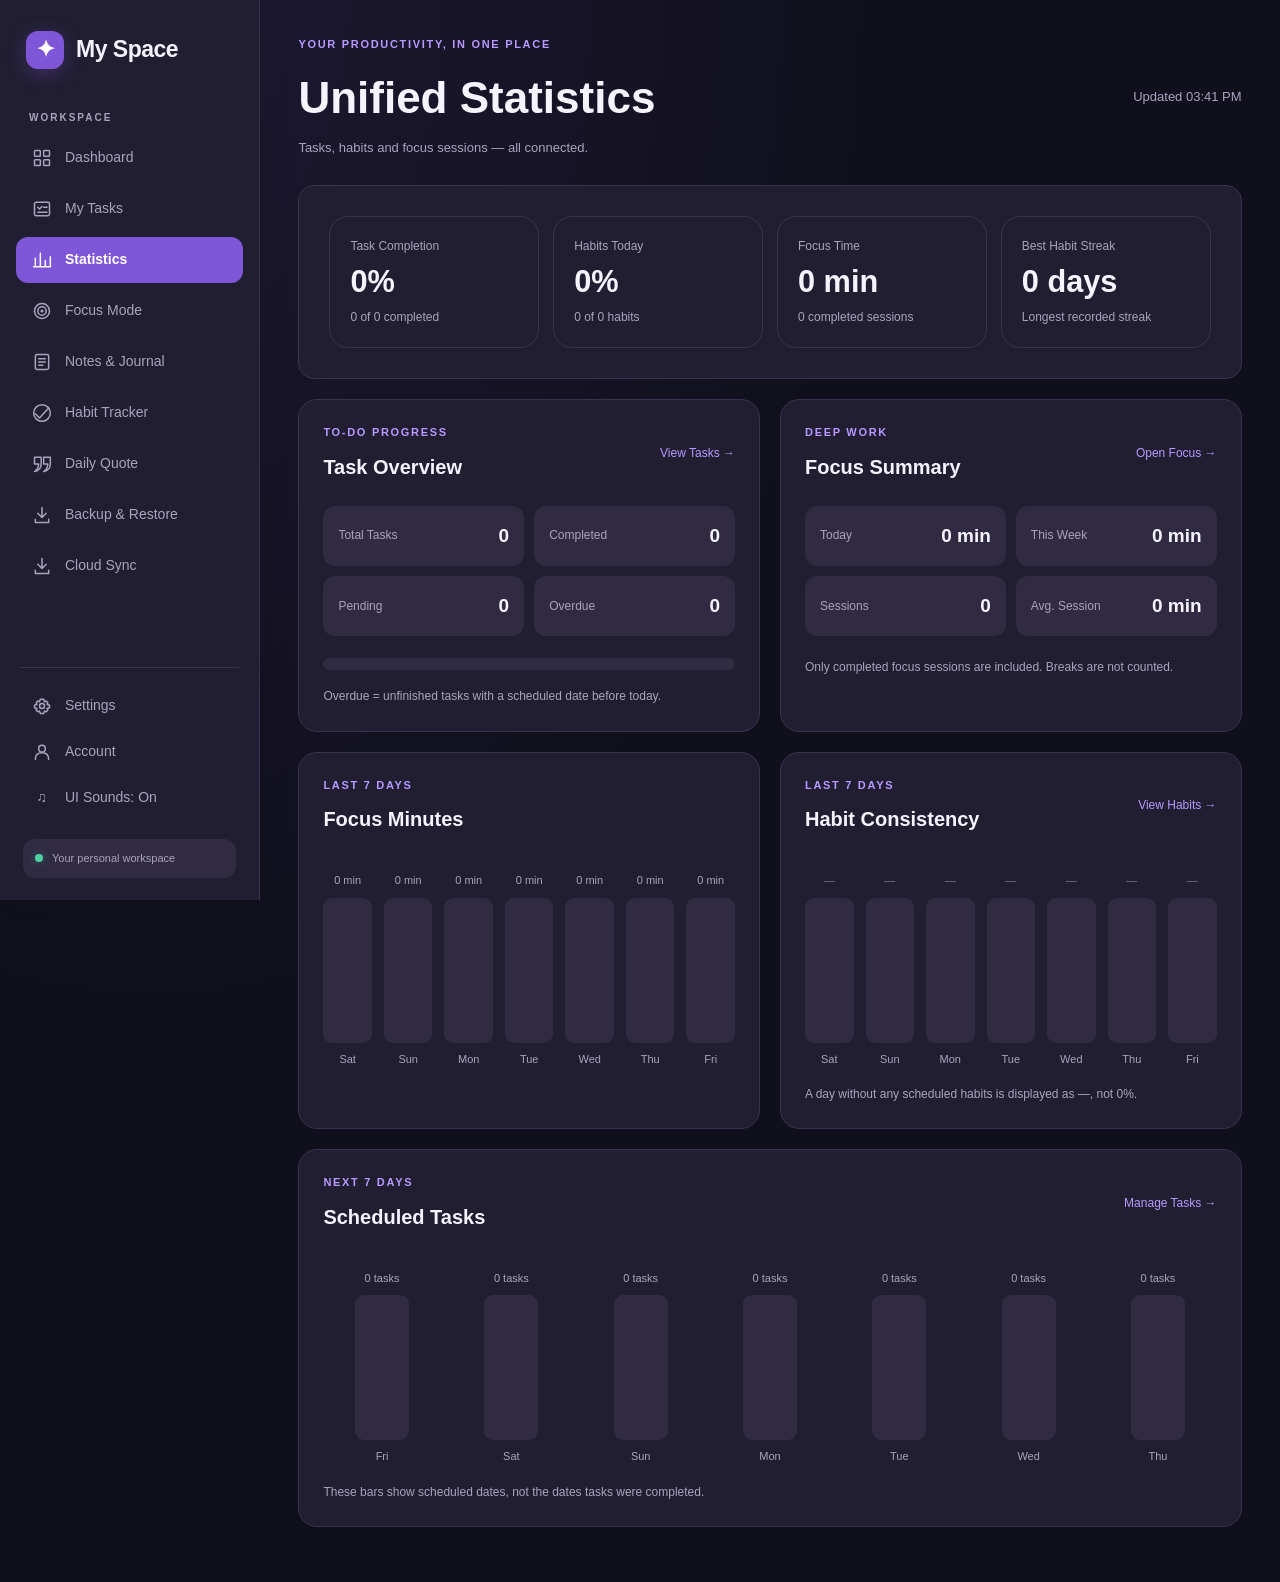
<file: statistics.html>
<!DOCTYPE html>
<html lang="en">
<head>
  <meta charset="UTF-8">
  <meta name="viewport" content="width=device-width,initial-scale=1">
  <title>Statistics | My Space</title>
  <link rel="stylesheet" href="style.css">
  <link rel="stylesheet" href="themes.css">
  <link rel="stylesheet" href="sidebar.css">
  <link rel="stylesheet" href="statistics.css">
  <script src="themes.js" defer></script>
  <script src="sidebar.js" defer></script>
  <script src="statistics.js" defer></script>
</head>
<body class="statistics-page">
  <main class="statistics-main">
    <header class="statistics-heading">
      <div><p class="stats-eyebrow">YOUR PRODUCTIVITY, IN ONE PLACE</p><h1>Unified Statistics</h1><p>Tasks, habits and focus sessions — all connected.</p></div>
      <span class="stats-updated" id="stats-updated">Refreshing…</span>
    </header>

    <section class="stats-metrics" aria-label="Productivity summary">
      <article class="stats-metric"><span>Task Completion</span><strong id="stat-task-rate">0%</strong><small id="stat-task-detail">0 of 0 completed</small></article>
      <article class="stats-metric"><span>Habits Today</span><strong id="stat-habit-rate">0%</strong><small id="stat-habit-detail">0 of 0 habits</small></article>
      <article class="stats-metric"><span>Focus Time</span><strong id="stat-focus-time">0 min</strong><small id="stat-focus-sessions">0 completed sessions</small></article>
      <article class="stats-metric"><span>Best Habit Streak</span><strong id="stat-streak">0 days</strong><small>Longest recorded streak</small></article>
    </section>

    <div class="stats-grid">
      <section class="stats-panel" aria-labelledby="task-heading">
        <div class="stats-panel-head"><div><p class="stats-eyebrow">TO-DO PROGRESS</p><h2 id="task-heading">Task Overview</h2></div><a href="tasks.html">View Tasks →</a></div>
        <div class="stats-breakdown"><div><span>Total Tasks</span><strong id="stat-total">0</strong></div><div><span>Completed</span><strong id="stat-completed">0</strong></div><div><span>Pending</span><strong id="stat-pending">0</strong></div><div><span>Overdue</span><strong id="stat-overdue">0</strong></div></div>
        <div class="stats-progress" role="progressbar" aria-label="Task completion" aria-valuemin="0" aria-valuemax="100" aria-valuenow="0" id="task-progress"><div id="task-progress-fill"></div></div>
        <p class="stats-note">Overdue = unfinished tasks with a scheduled date before today.</p>
      </section>
      <section class="stats-panel" aria-labelledby="focus-heading">
        <div class="stats-panel-head"><div><p class="stats-eyebrow">DEEP WORK</p><h2 id="focus-heading">Focus Summary</h2></div><a href="focus.html">Open Focus →</a></div>
        <div class="stats-breakdown"><div><span>Today</span><strong id="stat-focus-today">0 min</strong></div><div><span>This Week</span><strong id="stat-focus-week">0 min</strong></div><div><span>Sessions</span><strong id="stat-focus-count">0</strong></div><div><span>Avg. Session</span><strong id="stat-focus-average">0 min</strong></div></div>
        <p class="stats-note">Only completed focus sessions are included. Breaks are not counted.</p>
      </section>
      <section class="stats-panel" aria-labelledby="weekly-focus-heading">
        <div class="stats-panel-head"><div><p class="stats-eyebrow">LAST 7 DAYS</p><h2 id="weekly-focus-heading">Focus Minutes</h2></div></div>
        <div class="stats-chart" id="focus-chart" role="img" aria-label="Focus minutes over the last seven days"></div>
      </section>
      <section class="stats-panel" aria-labelledby="weekly-habits-heading">
        <div class="stats-panel-head"><div><p class="stats-eyebrow">LAST 7 DAYS</p><h2 id="weekly-habits-heading">Habit Consistency</h2></div><a href="habits.html">View Habits →</a></div>
        <div class="stats-chart" id="habits-chart" role="img" aria-label="Daily habit completion percentage over the last seven days"></div>
        <p class="stats-note">A day without any scheduled habits is displayed as —, not 0%.</p>
      </section>
      <section class="stats-panel stats-wide" aria-labelledby="schedule-heading">
        <div class="stats-panel-head"><div><p class="stats-eyebrow">NEXT 7 DAYS</p><h2 id="schedule-heading">Scheduled Tasks</h2></div><a href="tasks.html">Manage Tasks →</a></div>
        <div class="stats-chart" id="tasks-chart" role="img" aria-label="Tasks scheduled over the next seven days"></div>
        <p class="stats-note">These bars show scheduled dates, not the dates tasks were completed.</p>
      </section>
    </div>
  </main>
</body>
</html>
</file>
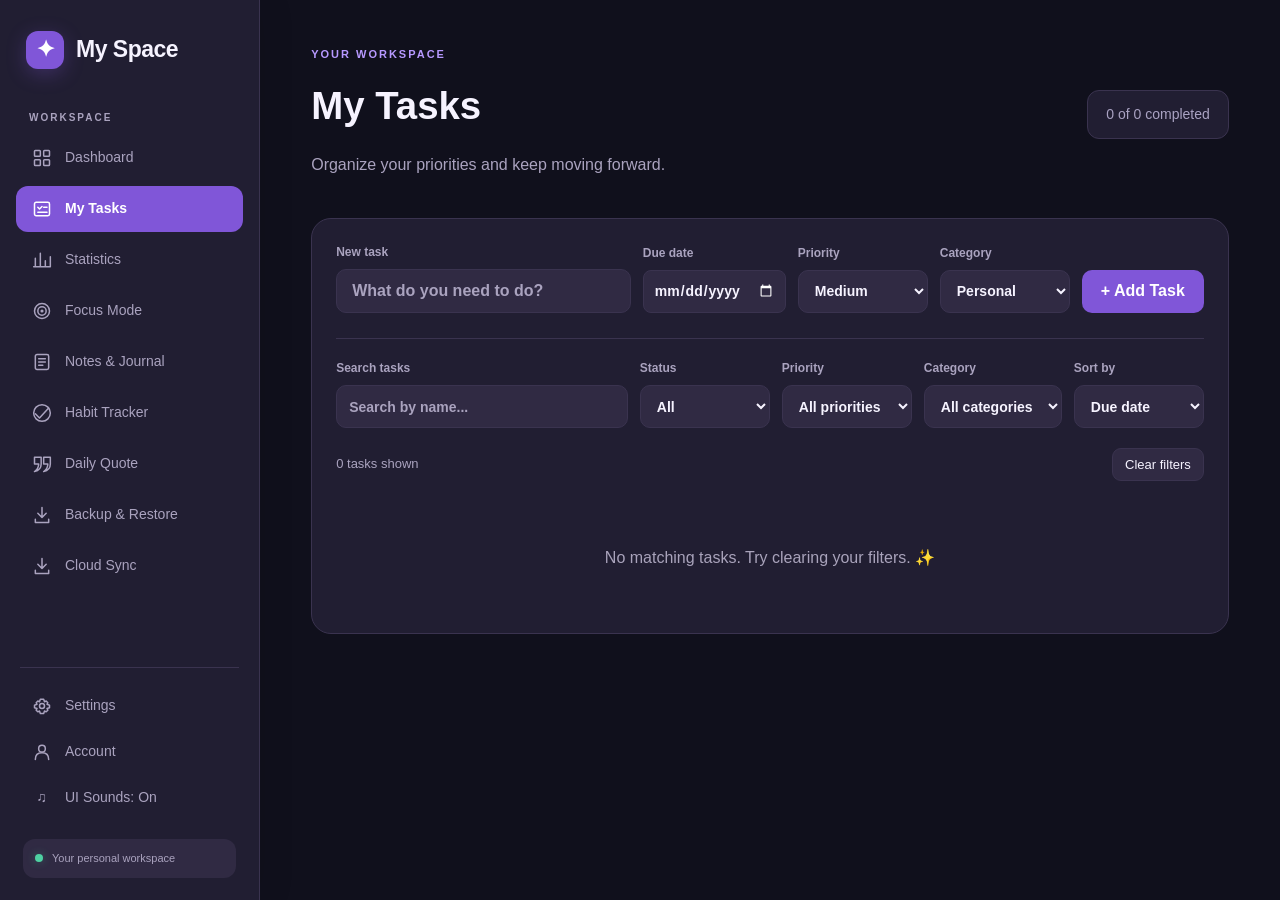
<file: tasks.html>
<!DOCTYPE html>
<html lang="en">
<head>
  <meta charset="UTF-8">
  <meta name="viewport" content="width=device-width, initial-scale=1.0">
  <title>My Tasks | My Space</title>
  <link rel="stylesheet" href="style.css">
  <link rel="stylesheet" href="themes.css">
  <link rel="stylesheet" href="sidebar.css">
  <link rel="stylesheet" href="advanced-tasks.css">
  <script src="script.js" defer></script>
  <script src="themes.js" defer></script>
  <script src="shared-tasks.js" defer></script>
  <script src="sidebar.js" defer></script>
</head>
<body class="tasks-page">
  <main class="tasks-main">
    <div class="tasks-intro">
      <div>
        <p class="tasks-eyebrow">YOUR WORKSPACE</p>
        <h1>My Tasks</h1>
        <p>Organize your priorities and keep moving forward.</p>
      </div>
      <div class="tasks-summary" id="contador-tareas">0 of 0 completed</div>
    </div>

    <section class="tasks-panel" id="tareas">
      <form id="formulario-tarea" class="advanced-task-form">
        <label class="field field-grow">
          <span>New task</span>
          <input id="nueva-tarea" type="text" placeholder="What do you need to do?" maxlength="160" required>
        </label>
        <label class="field">
          <span>Due date</span>
          <input id="fecha-tarea" type="date">
        </label>
        <label class="field">
          <span>Priority</span>
          <select id="prioridad-tarea">
            <option value="medium">Medium</option>
            <option value="high">High</option>
            <option value="low">Low</option>
          </select>
        </label>
        <label class="field">
          <span>Category</span>
          <select id="categoria-tarea">
            <option value="Personal">Personal</option>
            <option value="Study">Study</option>
            <option value="Work">Work</option>
            <option value="Health">Health</option>
            <option value="Other">Other</option>
          </select>
        </label>
        <button type="submit" class="task-primary">+ Add Task</button>
      </form>
      <div class="tasks-toolbar">
        <label class="field field-search"><span>Search tasks</span><input id="buscar-tareas" type="search" placeholder="Search by name..."></label>
        <label class="field"><span>Status</span><select id="filtrar-estado"><option value="all">All</option><option value="pending">Pending</option><option value="completed">Completed</option><option value="overdue">Overdue</option></select></label>
        <label class="field"><span>Priority</span><select id="filtrar-prioridad"><option value="all">All priorities</option><option value="high">High</option><option value="medium">Medium</option><option value="low">Low</option></select></label>
        <label class="field"><span>Category</span><select id="filtrar-categoria"><option value="all">All categories</option><option value="Personal">Personal</option><option value="Study">Study</option><option value="Work">Work</option><option value="Health">Health</option><option value="Other">Other</option></select></label>
        <label class="field"><span>Sort by</span><select id="ordenar-tareas"><option value="date">Due date</option><option value="priority">Priority</option><option value="created">Newest</option></select></label>
      </div>
      <div class="tasks-results"><span id="visible-count">0 tasks shown</span><button id="clear-task-filters" type="button" class="task-secondary">Clear filters</button></div>
      <ul id="lista-tareas" class="advanced-task-list"></ul>
      <p id="sin-tareas" class="tasks-empty" hidden>No matching tasks. Try clearing your filters. ✨</p>
    </section>
  </main>
</body>
</html>
</file>
<file: style.css>
/* My Space - Dashboard Styles */
/* 1. Configuracion General */

* {
    box-sizing: border-box;
}

html {
    scroll-behavior: smooth;
}

body {
    margin: 0px;
    background-color: #10101c;
    color: #f5f3ff;
    font-family: Arial, sans-serif;
    line-height: 1.6;
}

/* 2. Cabecera */
header {
    background-color: #1b192b;
    padding: 20px 8%;
    display: flex;
    justify-content: center;
    align-items: center;
    gap: 20px;
    flex-wrap: wrap;
}

header h1{
    color: #c4a5ff;
    margin: 0;
}

nav {
    display: flex;
    gap: 20px;
    flex-wrap: wrap;
}

nav a{
    color: #c9c5db;
    text-decoration: none;
}

nav a:hover {
    color: #c4a5ff;
}

/* 3. Contenido principal */

main{
    max-width: 1000px;
    margin: 40px auto;
    padding: 0 20px;
}

/* 4. Tarjetas */

section {
    background-color: #222035;
    padding: 30px;
    margin-bottom: 20px;
    border: 1px solid #373249;
    border-radius: 16px;
}

section h2 {
    color: #c4a5ff;
    margin-top: 0;
}

section p{
    color: #c9c5db;
}

/* 5.Lista de tareas */

ul{
    padding-left: 24px;
}

li{
    margin-bottom: 10px;
}

/* 6.Botones */

button{
    background-color: #8257d7;
    color: white;
    border: none;
    border-radius: 10px;
    padding: 12px 10px;
    font-size: 16px;
    cursor: pointer;
    transition: background-color 0.2s;
}

button:hover {
    background-color: #9c75ed;
}

/* 7.Frase del dia*/

article{
    background-color: #302b49;
    border-left: 4px solid #a78bfa;
    border-radius: 8px;
    padding: 15px 20px;
}

/* 8.Pie de pagina*/

footer {
    text-align: center;
    padding: 25px;
    color: #a9a3bb;
}

/* 9.Adaptacion para moviles*/

@media (max-width: 600px) {
    header {
        padding: 20px;
    }

    main {
        margin: 20px auto;
    }

    section {
        padding: 20px;
    }

    /* Diseño del reloj */


}
#Hora-actual {
    color: #ffffff;
    font-size: 48px;
    font-weight: bold;
    text-align: center;
    letter-spacing: 3px;
    font-variant-numeric: tabular-nums;
}


/* =====================================
   LISTA DE TAREAS
===================================== */

#formulario-tarea {
    display: flex;
    gap: 10px;
    flex-wrap: wrap;
    margin-bottom: 20px;
}

#nueva-tarea {
    flex: 1;
    min-width: 180px;
    padding: 12px 15px;

    background-color: #302b49;
    color: white;

    border: 1px solid #51476c;
    border-radius: 10px;

    font-size: 16px;
}

#nueva-tarea:focus {
    outline: 2px solid #a78bfa;
}

#nueva-tarea::placeholder {
    color: #b2aac8;
}

#lista-tareas {
    list-style: none;
    padding: 0;
}

#lista-tareas li {
    display: flex;
    align-items: center;
    gap: 12px;

    background-color: #302b49;
    border-radius: 10px;
    padding: 12px;

    margin-bottom: 10px;
}

#lista-tareas li span {
    flex: 1;
    overflow-wrap: anywhere;
}

#lista-tareas input[type="checkbox"] {
    width: 18px;
    height: 18px;
    accent-color: #a78bfa;
    cursor: pointer;
}

#lista-tareas .completada {
    text-decoration: line-through;
    color: #a9a3bb;
}

#lista-tareas button {
    background-color: #6f344e;
    padding: 8px 12px;
    font-size: 13px;
}

#lista-tareas button:hover {
    background-color: #a14366;
}

#contador-tareas {
    color: #aaa3c3;
    font-size: 14px;
}


/* ======================================
   MODO CLARO
====================================== */

body.modo-claro {
    background-color: #f5f2fc;
    color: #28213c;
}

body.modo-claro header {
    background-color: #ffffff;
    border-bottom: 1px solid #e3d9ef;
}

body.modo-claro header h1 {
    color: #7045bf;
}

body.modo-claro nav a {
    color: #5d526e;
}

body.modo-claro nav a:hover {
    color: #7045bf;
}

body.modo-claro section {
    background-color: #ffffff;
    border-color: #e3d9ef;
}

body.modo-claro section h2 {
    color: #7045bf;
}

body.modo-claro section p {
    color: #60566e;
}

body.modo-claro #hora-actual {
    color: #28213c;
}

body.modo-claro article {
    background-color: #f0e9fa;
}

body.modo-claro #nueva-tarea {
    background-color: #f8f5fc;
    color: #28213c;
    border-color: #d4c5e6;
}

body.modo-claro #nueva-tarea::placeholder {
    color: #756b83;
}

body.modo-claro #lista-tareas li {
    background-color: #f0e9fa;
}

body.modo-claro #lista-tareas .completada {
    color: #777080;
}

body.modo-claro #contador-tareas,
body.modo-claro footer {
    color: #696078;
}

/* ESTILOS DEL FORMULARIO DE NOMBRE */

#formulario-nombre {
    display: flex;
    flex-wrap: wrap;
    align-items: center;
    gap: 12px;
}

#nombre-usuario {
    padding: 12px;
    background-color: #302b49;
    border: 1px solid #51476c;
    border-radius: 10px;
    color: #ffffff;
    font-size: 16px;
}

body.modo-claro #nombre-usuario {
    background-color: #f8f5fc;
    color: #28213c;
    border-color: #d4c5e6;
}

body.modo-claro #nombre-usuario::placeholder {
    color: #756b83;
}

/* RELOJ EN MODO CLARO */

body.modo-claro #Hora-actual {
    color: #28213c;
}


/* ======================================
   DISEÑO DE LA FECHA
====================================== */

#fecha-actual {
    color: #c4a5ff;
    font-size: 18px;
    font-weight: 500;
    text-align: center;
    letter-spacing: 1px;
    text-transform: capitalize;
    margin-top: 5px;
}

/* FECHA EN MODO CLARO */

body.modo-claro #fecha-actual {
    color: #7045bf;
}

html {
    scroll-behavior: smooth;
    scroll-padding-top: 100px;
}
header {
    position: sticky;
    top: 0;
    z-index: 100;
}
@media (max-width: 600px) {
    html {
        scroll-padding-top: 160px;
    }
}

@media (prefers-reduced-motion: reduce) {
    html {
        scroll-behavior: auto;
    }
}


/* =====================================
   MAIN NAVIGATION
===================================== */

#menu-principal {
    display: flex;
    align-items: center;
    flex-wrap: wrap;
    gap: 8px;
}

#menu-principal a {
    display: inline-block;
    padding: 10px 15px;

    color: #c9c5db;
    text-decoration: none;
    font-size: 14px;
    font-weight: 500;

    border-radius: 10px;
    transition: background-color 0.2s, color 0.2s;
}

#menu-principal a:hover {
    background-color: #302b49;
    color: #ffffff;
}

#menu-principal a:focus-visible {
    outline: 2px solid #a78bfa;
    outline-offset: 3px;
}

/* Highlight the selected section */

#menu-principal a.activo {
    background-color: #8257d7;
    color: #ffffff;
}

/* Light theme */

body.modo-claro #menu-principal a {
    color: #5d526e;
}

body.modo-claro #menu-principal a:hover {
    background-color: #f0e9fa;
    color: #7045bf;
}

body.modo-claro #menu-principal a.activo {
    background-color: #8257d7;
    color: #ffffff;
}

/* =====================================
   MULTI-PAGE LAYOUT
===================================== */

body {
    min-height: 100vh;
    display: flex;
    flex-direction: column;
}

main {
    width: 100%;
    flex: 1;
}

header {
    position: relative;
}

#menu-principal a.activo {
    background-color: #8257d7;
    color: #ffffff;
}

body.modo-claro #menu-principal a.activo {
    background-color: #8257d7;
    color: #ffffff;
}

section {
    width: 100%;
}

/* SETTINGS FORM */

#formulario-nombre {
    display: flex;
    flex-wrap: wrap;
    align-items: center;
    gap: 12px;
}

#nombre-usuario {
    flex: 1;
    min-width: 180px;
}

/* RESPONSIVE LAYOUT */

@media (max-width: 600px) {
    header {
        flex-direction: column;
        align-items: flex-start;
    }

    #menu-principal {
        width: 100%;
    }

    #menu-principal a {
        font-size: 13px;
        padding: 8px 10px;
    }
}


/* =====================================
   LIVE CLOCK & DATE
===================================== */

#reloj {
    text-align: center;
}

#hora-actual {
    color: #ffffff;
    font-size: 56px;
    font-weight: 700;
    font-variant-numeric: tabular-nums;
    letter-spacing: 3px;
    margin: 15px 0 5px;
}

#fecha-actual {
    color: #c4a5ff;
    font-size: 18px;
    font-weight: 500;
    margin-top: 5px;
}

/* LIGHT MODE */

body.modo-claro #hora-actual {
    color: #28213c;
}

body.modo-claro #fecha-actual {
    color: #7045bf;
}

/* MOBILE */

@media (max-width: 600px) {
    #hora-actual {
        font-size: 38px;
        letter-spacing: 1px;
    }

    #fecha-actual {
        font-size: 15px;
    }
}


/* =====================================
   UNIFIED TASK SYSTEM
===================================== */

#lista-tareas {
    list-style: none;
    padding: 0;
    display: grid;
    gap: 12px;
}

#lista-tareas .scheduled-task {
    display: flex;
    align-items: center;
    gap: 14px;
    background: #302b49;
    border-radius: 12px;
    padding: 15px;
}

#lista-tareas .task-content {
    display: flex;
    flex: 1;
    min-width: 0;
    flex-direction: column;
    gap: 8px;
}

#lista-tareas .task-content span {
    color: #ffffff;
    overflow-wrap: anywhere;
}

#lista-tareas .task-content span.done {
    color: #aaa3bd;
    text-decoration: line-through;
}

.task-date-input,
#fecha-tarea {
    background: #211d35;
    color: #c4a5ff;
    border: 1px solid #51476c;
    border-radius: 8px;
    padding: 8px 10px;
    font-family: inherit;
    color-scheme: dark;
}

.task-date-input {
    max-width: 180px;
}

#lista-tareas .scheduled-task > input {
    width: 18px;
    height: 18px;
    accent-color: #a78bfa;
}

#lista-tareas .delete-task {
    flex-shrink: 0;
    background: #6f344e;
    color: white;
    font-size: 13px;
    padding: 8px 12px;
}

#sin-tareas {
    color: #a9a3bb;
    text-align: center;
    margin-top: 30px;
}

#sin-tareas[hidden] {
    display: none;
}

body.modo-claro #lista-tareas .scheduled-task {
    background: #f0e9fa;
}

body.modo-claro #lista-tareas .task-content span {
    color: #28213c;
}

body.modo-claro #lista-tareas .task-content span.done {
    color: #777080;
}

body.modo-claro .task-date-input,
body.modo-claro #fecha-tarea {
    color-scheme: light;
    background: #ffffff;
    color: #7045bf;
    border-color: #d4c5e6;
}

@media (max-width: 600px) {
    #formulario-tarea {
        flex-direction: column;
        align-items: stretch;
    }

    #lista-tareas .scheduled-task {
        flex-wrap: wrap;
    }

    .task-date-input {
        max-width: 100%;
    }
}
</file>
<file: dashboard.css>
/* =========================================
   MY SPACE — DASHBOARD 2.0
========================================= */

:root {
    --bg: #10101c;
    --panel: #211e32;
    --panel-alt: #2c2740;
    --text: #f5f2ff;
    --muted: #a9a2be;
    --accent: #b799ff;
    --accent-strong: #8056d8;
    --border: #39334e;
    --shadow: 0 12px 40px rgba(0, 0, 0, .15);
}

body.modo-claro {
    --bg: #f4f1fa;
    --panel: #ffffff;
    --panel-alt: #eee8f7;
    --text: #28213c;
    --muted: #716783;
    --accent: #7045bf;
    --accent-strong: #8056d8;
    --border: #e0d6ed;
    --shadow: 0 12px 35px rgba(65, 39, 105, .06);
}

* {
    box-sizing: border-box;
}

body.dashboard-page {
    min-height: 100vh;
    margin: 0;
    background:
        radial-gradient(ellipse at 10% 0%,
            rgba(126, 82, 204, .12), transparent 40%),
        var(--bg);
    color: var(--text);
    font-family: Inter, "Segoe UI", Arial, sans-serif;
}

/* HEADER */

.dashboard-header {
    width: 100%;
    padding: 20px clamp(20px, 4vw, 72px);
    display: flex;
    align-items: center;
    justify-content: space-between;
    gap: 24px;
    flex-wrap: wrap;
    background: var(--panel);
    border-bottom: 1px solid var(--border);
}

.brand {
    color: var(--accent);
    font-size: 24px;
    font-weight: 800;
    text-decoration: none;
}

.dashboard-nav {
    display: flex;
    flex-wrap: wrap;
    gap: 8px;
}

.dashboard-nav a {
    color: var(--muted);
    padding: 11px 17px;
    text-decoration: none;
    border-radius: 12px;
    font-size: 14px;
    transition: .2s ease;
}

.dashboard-nav a:hover {
    color: var(--text);
    background: var(--panel-alt);
}

.dashboard-nav a.active {
    background: var(--accent-strong);
    color: #ffffff;
}

/* MAIN LAYOUT */

main.dashboard-main {
    width: 100%;
    max-width: 1800px;
    margin: 0 auto;
    padding: 35px clamp(20px, 4vw, 72px) 55px;
    flex: 1;
}

.welcome {
    display: flex;
    justify-content: space-between;
    align-items: center;
    gap: 24px;
    flex-wrap: wrap;
    margin-bottom: 32px;
}

.eyebrow {
    color: var(--accent);
    font-size: 11px;
    font-weight: 700;
    letter-spacing: 2px;
    text-transform: uppercase;
    margin: 0 0 10px;
}

.welcome h1 {
    color: var(--text);
    font-size: clamp(28px, 3vw, 44px);
    margin: 0 0 8px;
}

.subtitle {
    color: var(--muted);
    font-size: 15px;
    margin: 0;
}

.today-label {
    background: var(--panel);
    border: 1px solid var(--border);
    border-radius: 14px;
    padding: 14px 20px;
    color: var(--accent);
    font-weight: 600;
}

/* WIDGET GRID */

.dashboard-grid {
    display: grid;
    grid-template-columns: minmax(0, 1fr) minmax(0, 1.45fr);
    gap: 24px;
    align-items: stretch;
}

.widget {
    min-width: 0;
    width: 100%;
    margin: 0;
    padding: 28px;
    border: 1px solid var(--border);
    border-radius: 22px;
    background: var(--panel);
    box-shadow: var(--shadow);
}

.widget-heading {
    display: flex;
    align-items: center;
    justify-content: space-between;
    gap: 15px;
    margin-bottom: 24px;
}

.widget-heading h2 {
    font-size: 22px;
    color: var(--text);
    margin: 0;
}

.status-dot {
    width: 10px;
    height: 10px;
    border-radius: 50%;
    background: #48d5a4;
    box-shadow: 0 0 14px #48d5a4;
    animation: pulse 2s infinite;
}

@keyframes pulse {
    50% { opacity: .45; }
}

/* =========================================
   ANALOG CLOCK
========================================= */

.clock-widget {
    display: flex;
    flex-direction: column;
}

.clock-container {
    display: flex;
    align-items: center;
    justify-content: center;
    flex: 1;
    padding: 15px 0;
}

.analog-clock {
    position: relative;
    width: min(100%, 370px);
    aspect-ratio: 1;
    border-radius: 50%;
    border: 8px solid var(--panel-alt);
    background:
        radial-gradient(circle,
            var(--panel-alt) 0%,
            var(--panel) 75%);
    box-shadow:
        inset 0 0 35px rgba(115, 79, 179, .1),
        0 15px 35px rgba(0, 0, 0, .12);
}

.clock-mark {
    position: absolute;
    left: 50%;
    top: 50%;
    width: 3px;
    height: 12px;
    background: var(--muted);
    border-radius: 3px;
    transform-origin: center center;
}

.clock-mark.major {
    width: 4px;
    height: 18px;
    background: var(--accent);
}

.clock-hand {
    position: absolute;
    bottom: 50%;
    left: 50%;
    transform-origin: 50% 100%;
    border-radius: 20px;
    z-index: 2;
}

.hour-hand {
    width: 7px;
    height: 24%;
    margin-left: -3.5px;
    background: var(--text);
}

.minute-hand {
    width: 5px;
    height: 34%;
    margin-left: -2.5px;
    background: var(--accent);
}

.second-hand {
    width: 2px;
    height: 40%;
    margin-left: -1px;
    background: #f28db2;
    z-index: 4;
}

.clock-center {
    position: absolute;
    left: 50%;
    top: 50%;
    width: 13px;
    height: 13px;
    transform: translate(-50%, -50%);
    background: var(--text);
    border: 3px solid var(--accent-strong);
    border-radius: 50%;
    z-index: 6;
}

.digital-display {
    position: absolute;
    top: 65%;
    left: 50%;
    transform: translateX(-50%);
    width: max-content;
    padding: 9px 15px;
    background: var(--panel-alt);
    border: 1px solid var(--border);
    border-radius: 12px;
    color: var(--text);
    font-family: Consolas, monospace;
    font-size: clamp(16px, 2vw, 23px);
    font-variant-numeric: tabular-nums;
    font-weight: 700;
    z-index: 7;
}

.clock-date {
    text-align: center;
    color: var(--accent);
    font-size: 16px;
    margin: 15px 0 0;
}

/* =========================================
   CALENDAR
========================================= */

.calendar-widget {
    display: flex;
    flex-direction: column;
}

.today-button {
    background: var(--panel-alt);
    color: var(--accent);
    border: 1px solid var(--border);
    border-radius: 10px;
    padding: 9px 15px;
    cursor: pointer;
}

.calendar-toolbar {
    display: flex;
    align-items: center;
    justify-content: space-between;
    gap: 12px;
    margin-bottom: 20px;
}

.calendar-toolbar h3 {
    color: var(--text);
    font-size: 20px;
    margin: 0;
}

.calendar-actions {
    display: flex;
    gap: 8px;
}

.calendar-actions button {
    width: 38px;
    height: 38px;
    padding: 0;
    font-size: 25px;
    border: 1px solid var(--border);
    border-radius: 10px;
    background: var(--panel-alt);
    color: var(--text);
    cursor: pointer;
}

.calendar-actions button:hover,
.today-button:hover {
    background: var(--accent-strong);
    color: white;
}

.calendar-weekdays,
.calendar-days {
    display: grid;
    grid-template-columns: repeat(7, minmax(0, 1fr));
    gap: 7px;
}

.calendar-weekdays {
    margin-bottom: 9px;
}

.calendar-weekdays span {
    text-align: center;
    color: var(--muted);
    font-size: 12px;
    font-weight: 700;
    padding: 9px 0;
}

.calendar-day {
    position: relative;
    min-height: 58px;
    padding: 9px 5px;
    background: var(--panel-alt);
    border: 1px solid transparent;
    border-radius: 11px;
    color: var(--text);
    font-size: 14px;
    cursor: pointer;
    transition: background .2s, border-color .2s;
}

.calendar-day:hover {
    border-color: var(--accent);
}

.calendar-day.today {
    color: var(--accent);
    border-color: var(--accent-strong);
}

.calendar-day.selected {
    background: var(--accent-strong);
    color: #ffffff;
}

.calendar-day.has-tasks::after {
    content: "";
    position: absolute;
    width: 6px;
    height: 6px;
    bottom: 7px;
    left: calc(50% - 3px);
    background: #d5b7ff;
    border-radius: 50%;
}

.calendar-day.selected.has-tasks::after {
    background: #ffffff;
}

.calendar-empty {
    min-height: 58px;
}

.calendar-legend {
    display: flex;
    justify-content: space-between;
    flex-wrap: wrap;
    gap: 12px;
    color: var(--muted);
    font-size: 12px;
    margin-top: 20px;
}

.calendar-legend i {
    display: inline-block;
    width: 7px;
    height: 7px;
    margin-right: 5px;
    background: var(--accent);
    border-radius: 50%;
}

/* =========================================
   DAILY PLANNER
========================================= */

.planner-widget {
    grid-column: 1 / -1;
}

.task-count {
    background: var(--panel-alt);
    color: var(--accent);
    border-radius: 20px;
    padding: 7px 12px;
    font-size: 12px;
}

.task-form {
    display: flex;
    flex-wrap: wrap;
    gap: 12px;
    margin-bottom: 22px;
}

.task-form input {
    flex: 1;
    min-width: 200px;
    background: var(--panel-alt);
    color: var(--text);
    border: 1px solid var(--border);
    border-radius: 12px;
    padding: 14px 16px;
    font-size: 15px;
}

.task-form input::placeholder {
    color: var(--muted);
}

.task-form button {
    background: var(--accent-strong);
    border: none;
    border-radius: 12px;
    padding: 14px 22px;
    color: white;
    font-weight: 600;
    cursor: pointer;
}

.scheduled-tasks {
    padding: 0;
    margin: 0;
    list-style: none;
    display: grid;
    gap: 10px;
}

.scheduled-task {
    display: flex;
    align-items: center;
    gap: 12px;
    padding: 14px;
    background: var(--panel-alt);
    border-radius: 12px;
}

.scheduled-task input {
    width: 19px;
    height: 19px;
    accent-color: var(--accent-strong);
    cursor: pointer;
}

.scheduled-task span {
    flex: 1;
    min-width: 0;
    overflow-wrap: anywhere;
    color: var(--text);
}

.scheduled-task span.done {
    text-decoration: line-through;
    color: var(--muted);
}

.scheduled-task button {
    background: transparent;
    color: #e89ab3;
    border: none;
    padding: 7px 10px;
    cursor: pointer;
}

.empty-message {
    color: var(--muted);
    text-align: center;
    padding: 20px;
}

/* =========================================
   ACCESSIBILITY & RESPONSIVE
========================================= */

button:focus-visible,
a:focus-visible,
input:focus-visible {
    outline: 2px solid var(--accent);
    outline-offset: 3px;
}

@media (min-width: 1100px) {
    .dashboard-grid {
        grid-template-rows: minmax(430px, auto) auto;
    }
}

@media (max-width: 900px) {
    .dashboard-grid {
        grid-template-columns: 1fr;
    }

    .planner-widget {
        grid-column: auto;
    }
}

@media (max-width: 600px) {
    .dashboard-header {
        padding: 18px;
    }

    .dashboard-nav {
        width: 100%;
    }

    .dashboard-nav a {
        font-size: 12px;
        padding: 9px 11px;
    }

    main.dashboard-main {
        padding: 22px 14px 40px;
    }

    .widget {
        padding: 20px 14px;
    }

    .analog-clock {
        width: min(100%, 300px);
    }

    .calendar-day,
    .calendar-empty {
        min-height: 45px;
    }

    .calendar-weekdays,
    .calendar-days {
        gap: 4px;
    }

    .task-form button {
        width: 100%;
    }
}

@media (prefers-reduced-motion: reduce) {
    .status-dot {
        animation: none;
    }

    .calendar-day,
    .dashboard-nav a {
        transition: none;
    }
}


/* Final overrides for the dashboard */

.dashboard-page .widget .eyebrow,
.dashboard-page .clock-date {
    color: var(--accent);
}

.dashboard-page .widget .empty-message,
.dashboard-page .subtitle {
    color: var(--muted);
}

.dashboard-page .widget .digital-display {
    color: var(--text);
}

.dashboard-page .widget .scheduled-task span {
    color: var(--text);
}

.dashboard-page .widget .scheduled-task span.done {
    color: var(--muted);
}

.dashboard-page .widget .calendar-legend {
    color: var(--muted);
}

.dashboard-page .empty-message[hidden] {
    display: none;
}

.dashboard-page .widget .task-form input {
    color: var(--text);
}

/* Unified calendar task layout */

.dashboard-page .scheduled-task .task-content {
    display: flex;
    flex: 1;
    min-width: 0;
}

.dashboard-page .scheduled-task .task-content span {
    color: var(--text);
    overflow-wrap: anywhere;
}

.dashboard-page .scheduled-task .task-content span.done {
    color: var(--muted);
}

.dashboard-page .empty-message[hidden] {
    display: none;
}
</file>
<file: themes.css>
/* =========================================
   MY SPACE — GLOBAL THEMES
========================================= */

/* MIDNIGHT AMETHYST — DEFAULT */

body[data-theme="amethyst"] {
    --theme-bg: #10101c;
    --theme-panel: #211e32;
    --theme-surface: #302a43;
    --theme-text: #f6f3ff;
    --theme-muted: #aaa3bf;
    --theme-accent: #b799ff;
    --theme-primary: #8056d8;
    --theme-border: #3a334f;
    --theme-track: #514768;
    color-scheme: dark;
}

/* CRIMSON RONIN — TATAKAI INSPIRED */

body[data-theme="crimson"] {
    --theme-bg: #0c0c0f;
    --theme-panel: #19191e;
    --theme-surface: #272329;
    --theme-text: #f5f2f3;
    --theme-muted: #aaa0a5;
    --theme-accent: #ff5265;
    --theme-primary: #d82740;
    --theme-border: #443039;
    --theme-track: #4b323b;
    color-scheme: dark;
}

/* PEARL DAWN — LIGHT */

body[data-theme="pearl"] {
    --theme-bg: #f5f2fb;
    --theme-panel: #ffffff;
    --theme-surface: #eee8f7;
    --theme-text: #28213c;
    --theme-muted: #716783;
    --theme-accent: #7045bf;
    --theme-primary: #8056d8;
    --theme-border: #e2d9ed;
    --theme-track: #d4c8e5;
    color-scheme: light;
}

/* CONNECT EXISTING DASHBOARD VARIABLES */

body[data-theme] {
    --bg: var(--theme-bg);
    --panel: var(--theme-panel);
    --panel-alt: var(--theme-surface);
    --text: var(--theme-text);
    --muted: var(--theme-muted);
    --accent: var(--theme-accent);
    --accent-strong: var(--theme-primary);
    --border: var(--theme-border);

    --stats-bg: var(--theme-bg);
    --stats-panel: var(--theme-panel);
    --stats-surface: var(--theme-surface);
    --stats-text: var(--theme-text);
    --stats-muted: var(--theme-muted);
    --stats-accent: var(--theme-accent);
    --stats-border: var(--theme-border);
    --stats-completed: var(--theme-primary);
    --stats-pending: var(--theme-track);

    background-color: var(--theme-bg);
    color: var(--theme-text);
}

/* GLOBAL BACKGROUND */

body[data-theme].dashboard-page,
body[data-theme].statistics-page {
    background:
        radial-gradient(
            ellipse at 12% 0%,
            color-mix(in srgb, var(--theme-primary) 12%, transparent),
            transparent 45%
        ),
        var(--theme-bg);
}

/* NAVIGATION — OVERRIDE OLD FIXED COLORS */

body[data-theme] .site-header {
    background: var(--theme-panel);
    border-color: var(--theme-border);
}

body[data-theme] .site-header .site-brand {
    color: var(--theme-accent);
}

body[data-theme] .site-nav a {
    color: var(--theme-muted);
}

body[data-theme] .site-nav a:hover {
    background: var(--theme-surface);
    color: var(--theme-text);
}

body[data-theme] .site-nav a.active {
    background: var(--theme-primary);
    color: #ffffff;
}

/* GENERAL PAGE CONTENT */

body[data-theme] main {
    color: var(--theme-text);
}

body[data-theme] main h1,
body[data-theme] main h2,
body[data-theme] main h3,
body[data-theme] main h4 {
    color: var(--theme-text);
}

body[data-theme] main section:not(.widget):not(.stats-panel),
body[data-theme] main article:not(.stats-card),
body[data-theme] .widget,
body[data-theme] .stats-panel,
body[data-theme] .stats-card {
    background-color: var(--theme-panel);
    border-color: var(--theme-border);
    color: var(--theme-text);
}

body[data-theme] main p {
    color: var(--theme-muted);
}

body[data-theme] .widget .eyebrow,
body[data-theme] .stats-eyebrow,
body[data-theme] .clock-date {
    color: var(--theme-accent);
}

/* INPUTS AND BUTTONS */

body[data-theme] input:not([type="checkbox"]),
body[data-theme] select,
body[data-theme] textarea {
    background: var(--theme-surface);
    border: 1px solid var(--theme-border);
    color: var(--theme-text);
    border-radius: 10px;
}

body[data-theme] input::placeholder,
body[data-theme] textarea::placeholder {
    color: var(--theme-muted);
}

body[data-theme] button {
    accent-color: var(--theme-primary);
}

body[data-theme] input[type="checkbox"] {
    accent-color: var(--theme-primary);
}

body[data-theme] .task-form button,
body[data-theme] .site-nav .active {
    background: var(--theme-primary);
    color: #ffffff;
}

body[data-theme] button:focus-visible,
body[data-theme] a:focus-visible,
body[data-theme] input:focus-visible,
body[data-theme] select:focus-visible {
    outline: 2px solid var(--theme-accent);
    outline-offset: 3px;
}

/* DASHBOARD */

body[data-theme] .today-label,
body[data-theme] .digital-display,
body[data-theme] .scheduled-task,
body[data-theme] .calendar-day,
body[data-theme] .calendar-actions button,
body[data-theme] .today-button,
body[data-theme] .task-count {
    background-color: var(--theme-surface);
    border-color: var(--theme-border);
    color: var(--theme-text);
}

body[data-theme] .analog-clock {
    background: radial-gradient(
        circle,
        var(--theme-surface),
        var(--theme-panel) 75%
    );
    border-color: var(--theme-surface);
}

body[data-theme] .hour-hand {
    background: var(--theme-text);
}

body[data-theme] .minute-hand,
body[data-theme] .clock-mark.major {
    background: var(--theme-accent);
}

body[data-theme] .second-hand {
    background: #ff7582;
}

body[data-theme] .calendar-day.today {
    border-color: var(--theme-primary);
    color: var(--theme-accent);
}

body[data-theme] .calendar-day.selected {
    background: var(--theme-primary);
    color: #ffffff;
}

body[data-theme] .calendar-day.has-tasks::after {
    background: var(--theme-accent);
}

body[data-theme] .calendar-day.selected.has-tasks::after {
    background: #ffffff;
}

/* TASKS PAGE */

body[data-theme] #lista-tareas .scheduled-task {
    background: var(--theme-surface);
}

body[data-theme] #lista-tareas .task-content span {
    color: var(--theme-text);
}

body[data-theme] #lista-tareas .task-content span.done {
    color: var(--theme-muted);
}

body[data-theme] .task-date-input,
body[data-theme] #fecha-tarea {
    background: var(--theme-surface);
    border-color: var(--theme-border);
    color: var(--theme-text);
}

/* STATISTICS */

body[data-theme] .statistics-header {
    background: var(--theme-panel);
    border-color: var(--theme-border);
}

body[data-theme] .statistics-brand {
    color: var(--theme-accent);
}

body[data-theme] .progress-ring {
    background: conic-gradient(
        var(--theme-primary) 0%,
        var(--theme-surface) 0%
    );
}

body[data-theme] .progress-inner {
    background: var(--theme-panel);
}

body[data-theme] #progress-bar,
body[data-theme] .bar-completed,
body[data-theme] .legend-completed {
    background: var(--theme-primary);
}

body[data-theme] .bar-pending,
body[data-theme] .legend-pending {
    background: var(--theme-track);
}

/* SETTINGS THEME SELECTOR */

.theme-settings {
    margin-top: 28px;
}

.theme-settings h3 {
    margin-bottom: 8px;
}

.theme-settings p {
    color: var(--theme-muted);
}

.theme-options {
    display: grid;
    grid-template-columns: repeat(3, minmax(0, 1fr));
    gap: 14px;
    margin-top: 18px;
}

.theme-option {
    display: flex;
    flex-direction: column;
    align-items: flex-start;
    gap: 10px;
    padding: 17px;
    border: 2px solid var(--theme-border);
    border-radius: 15px;
    background: var(--theme-surface);
    color: var(--theme-text);
    text-align: left;
    cursor: pointer;
    transition: border-color .2s, transform .2s;
}

.theme-option:hover {
    transform: translateY(-2px);
}

.theme-option[aria-pressed="true"] {
    border-color: var(--theme-accent);
    box-shadow: 0 0 0 2px
        color-mix(in srgb, var(--theme-accent) 20%, transparent);
}

.theme-option strong {
    color: var(--theme-text);
    font-size: 14px;
}

.theme-option small {
    color: var(--theme-muted);
    font-size: 12px;
}

.theme-preview {
    width: 100%;
    height: 64px;
    border-radius: 10px;
    border: 1px solid rgba(127, 127, 127, .2);
    padding: 12px;
}

.theme-preview::after {
    content: "";
    display: block;
    width: 65%;
    height: 10px;
    margin-top: 10px;
    border-radius: 5px;
}

.theme-preview.amethyst {
    background: #211e32;
}

.theme-preview.amethyst::after {
    background: #b799ff;
}

.theme-preview.crimson {
    background: #19191e;
}

.theme-preview.crimson::after {
    background: #e5394d;
}

.theme-preview.pearl {
    background: #ffffff;
}

.theme-preview.pearl::after {
    background: #8056d8;
}

@media (max-width: 650px) {
    .theme-options {
        grid-template-columns: 1fr;
    }
}

@media (prefers-reduced-motion: reduce) {
    .theme-option {
        transition: none;
    }
}


/* =========================================
   THEME-AWARE BUTTONS
========================================= */

/* Primary buttons across all pages */

body[data-theme] #formulario-tarea button[type="submit"],
body[data-theme] #formulario-nombre button[type="submit"],
body[data-theme] #boton-tema {
    background: var(--theme-primary);
    color: #ffffff;
    border: 1px solid transparent;
    border-radius: 10px;
    cursor: pointer;

    transition:
        background-color 0.2s ease,
        transform 0.2s ease;
}

/* Hover effect */

body[data-theme] #formulario-tarea button[type="submit"]:hover,
body[data-theme] #formulario-nombre button[type="submit"]:hover,
body[data-theme] #boton-tema:hover {
    background: var(--theme-accent);
    color: var(--theme-bg);
    transform: translateY(-2px);
}

/* Delete buttons in My Tasks */

body[data-theme] #lista-tareas .delete-task {
    background: var(--theme-surface);
    color: var(--theme-accent);
    border: 1px solid var(--theme-border);
    border-radius: 9px;
    cursor: pointer;
}

body[data-theme] #lista-tareas .delete-task:hover {
    background: var(--theme-primary);
    color: #ffffff;
}

/* Theme selector buttons in Settings */

body[data-theme] .theme-option {
    background: var(--theme-surface);
    color: var(--theme-text);
    border: 2px solid var(--theme-border);
}

body[data-theme] .theme-option:hover {
    border-color: var(--theme-accent);
    transform: translateY(-2px);
}

body[data-theme] .theme-option[aria-pressed="true"] {
    border-color: var(--theme-primary);
    box-shadow: 0 0 0 2px
        color-mix(in srgb, var(--theme-primary) 25%, transparent);
}

/* Inputs and focus states */

body[data-theme] #nueva-tarea:focus,
body[data-theme] #nombre-usuario:focus,
body[data-theme] #fecha-tarea:focus {
    border-color: var(--theme-accent);
    outline: 2px solid var(--theme-accent);
    outline-offset: 2px;
}

/* Respect reduced motion preferences */

@media (prefers-reduced-motion: reduce) {
    body[data-theme] #formulario-tarea button[type="submit"],
    body[data-theme] #formulario-nombre button[type="submit"],
    body[data-theme] #boton-tema {
        transition: none;
    }

    body[data-theme] #formulario-tarea button[type="submit"]:hover,
    body[data-theme] #formulario-nombre button[type="submit"]:hover,
    body[data-theme] #boton-tema:hover {
        transform: none;
    }
}


/* =========================================
   THEME-AWARE INPUT FIELDS
========================================= */

/* Text, date and form fields */

body[data-theme] #nueva-tarea,
body[data-theme] #nombre-usuario,
body[data-theme] #fecha-tarea,
body[data-theme] .task-date-input,
body[data-theme] #formulario-tarea input,
body[data-theme] #formulario-nombre input {
    background-color: var(--theme-surface);
    color: var(--theme-text);
    border: 1px solid var(--theme-border);
    caret-color: var(--theme-accent);
    box-shadow: none;
    color-scheme: inherit;
}

/* Placeholder text */

body[data-theme] #nueva-tarea::placeholder,
body[data-theme] #nombre-usuario::placeholder,
body[data-theme] #formulario-tarea input::placeholder,
body[data-theme] #formulario-nombre input::placeholder {
    color: var(--theme-muted);
    opacity: 1;
}

/* Focus appearance */

body[data-theme] #nueva-tarea:focus,
body[data-theme] #nombre-usuario:focus,
body[data-theme] #fecha-tarea:focus,
body[data-theme] .task-date-input:focus {
    background-color: var(--theme-surface);
    border-color: var(--theme-accent);
    outline: 2px solid var(--theme-accent);
    outline-offset: 2px;
}

/* Browser autofill styling */

body[data-theme] input:-webkit-autofill {
    -webkit-text-fill-color: var(--theme-text);
    -webkit-box-shadow: 0 0 0 100px
        var(--theme-surface) inset;
    caret-color: var(--theme-accent);
}
</file>
<file: sidebar.css>
/* ==========================================
   MY SPACE 2.5 — SHARED APPLICATION SIDEBAR
========================================== */

:root {
    --sidebar-width: 260px;
    --mobile-header-height: 68px;
}

/* APP SHELL */

body.myspace-shell {
    box-sizing: border-box;
    padding-left: var(--sidebar-width);
    min-height: 100vh;
    min-width: 0;
}

/* Hide legacy navigation headers.
   They will be replaced by the shared sidebar. */

body.myspace-shell > header {
    display: none !important;
}

/* Ensure content uses the available space */

body.myspace-shell > main {
    box-sizing: border-box;
    width: 100%;
    min-width: 0;
    max-width: none;
}

body.myspace-shell > footer {
    box-sizing: border-box;
    width: 100%;
}

/* ==========================================
   SIDEBAR
========================================== */

.myspace-sidebar {
    --sb-bg: var(--theme-panel, #211e32);
    --sb-surface: var(--theme-surface, #302a43);
    --sb-text: var(--theme-text, #f6f3ff);
    --sb-muted: var(--theme-muted, #aaa3bf);
    --sb-accent: var(--theme-accent, #b799ff);
    --sb-primary: var(--theme-primary, #8056d8);
    --sb-border: var(--theme-border, #3a334f);

    /* Typography must not inherit different fonts from each page. */
    font-family: "Segoe UI", Arial, sans-serif;
    font-size: 14px;
    line-height: 1.4;
    font-weight: 400;

    position: fixed;
    top: 0;
    bottom: 0;
    left: 0;
    z-index: 1000;

    display: flex;
    flex-direction: column;

    width: var(--sidebar-width);
    min-width: var(--sidebar-width);
    max-width: var(--sidebar-width);
    height: 100dvh;
    padding: 25px 16px 18px;

    box-sizing: border-box;
    overflow-y: auto;
    overflow-x: hidden;

    background: var(--sb-bg);
    border-right: 1px solid var(--sb-border);
    color: var(--sb-text);

    scrollbar-width: thin;
    scrollbar-color: var(--sb-border) transparent;
}

/* BRAND */

.myspace-sidebar .sidebar-brand {
    display: flex;
    align-items: center;
    gap: 12px;
    padding: 6px 10px 28px;

    color: var(--sb-text);
    font-family: "Segoe UI", Arial, sans-serif;
    font-size: 23px;
    font-weight: 800;
    line-height: 1.2;
    letter-spacing: -0.5px;
    white-space: nowrap;
    text-decoration: none;
}

.sidebar-logo {
    display: grid;
    place-items: center;

    width: 38px;
    height: 38px;
    flex-shrink: 0;

    border-radius: 12px;
    background: var(--sb-primary);
    color: #ffffff;
    font-size: 23px;
    box-shadow: 0 5px 20px
        color-mix(in srgb, var(--sb-primary) 30%, transparent);
}

.sidebar-section-title {
    padding: 14px 13px 10px;
    color: var(--sb-muted);

    font-size: 10px;
    font-weight: 800;
    letter-spacing: 2px;
    text-transform: uppercase;
}

/* NAVIGATION */

.sidebar-links {
    display: flex;
    flex-direction: column;
    flex-wrap: nowrap;
    gap: 5px;
}

.myspace-sidebar .sidebar-link {
    display: flex;
    align-items: center;
    gap: 13px;

    min-height: 46px;
    padding: 11px 14px;
    border: 1px solid transparent;
    border-radius: 12px;

    box-sizing: border-box;

    background: transparent;
    color: var(--sb-muted);
    text-decoration: none;

    font-family: "Segoe UI", Arial, sans-serif;
    font-size: 14px;
    line-height: 1.4;
    font-weight: 500;

    transition:
        background-color .18s ease,
        color .18s ease,
        transform .18s ease;
}

.sidebar-link:hover {
    background: var(--sb-surface);
    color: var(--sb-text);
    transform: translateX(3px);
}

.myspace-sidebar .sidebar-link.active,
.myspace-sidebar .sidebar-link[aria-current="page"] {
    color: #ffffff;
    background: var(--sb-primary);
    font-weight: 650;
}

.sidebar-link.active:hover {
    transform: none;
}

.sidebar-icon {
    display: grid;
    place-items: center;
    width: 21px;
    height: 21px;
    flex-shrink: 0;
}

.sidebar-icon svg {
    display: block;
    width: 20px;
    height: 20px;
    fill: none;
    stroke: currentColor;
    stroke-width: 1.8;
    stroke-linecap: round;
    stroke-linejoin: round;
}

/* BOTTOM */

.sidebar-bottom {
    margin-top: auto;
    padding-top: 20px;
}

.sidebar-divider {
    height: 1px;
    margin: 12px 4px 15px;
    background: var(--sb-border);
}

.sidebar-status {
    display: flex;
    align-items: center;
    gap: 9px;

    margin: 18px 7px 4px;
    padding: 12px;
    border-radius: 12px;

    background: var(--sb-surface);
    color: var(--sb-muted);
    font-size: 11px;
}

.sidebar-status-dot {
    width: 8px;
    height: 8px;
    flex-shrink: 0;
    border-radius: 50%;
    background: #4ed1a2;
    box-shadow: 0 0 10px #4ed1a255;
}

/* ==========================================
   MOBILE TOP BAR
========================================== */

.myspace-mobile-header {
    display: none;
}

.myspace-sidebar-overlay {
    display: none;
}

/* ACCESSIBILITY */

.myspace-sidebar a:focus-visible,
.myspace-mobile-header button:focus-visible,
.myspace-mobile-header a:focus-visible {
    outline: 2px solid var(--theme-accent, #b799ff);
    outline-offset: 3px;
}

/* ==========================================
   RESPONSIVE
========================================== */

@media (max-width: 900px) {

    body.myspace-shell {
        padding-left: 0;
        padding-top: var(--mobile-header-height);
    }

    body.myspace-shell > main {
        width: 100%;
    }

    .myspace-mobile-header {
        position: fixed;
        top: 0;
        left: 0;
        right: 0;
        z-index: 1002;

        display: flex;
        align-items: center;
        justify-content: space-between;
        gap: 15px;

        height: var(--mobile-header-height);
        padding: 0 18px;

        box-sizing: border-box;
        background: var(--theme-panel, #211e32);
        border-bottom: 1px solid var(--theme-border, #3a334f);
    }

    .mobile-brand {
        color: var(--theme-text, #f6f3ff);
        font-size: 21px;
        font-weight: 800;
        text-decoration: none;
        white-space: nowrap;
    }

    .mobile-brand span {
        color: var(--theme-accent, #b799ff);
    }

    .sidebar-toggle {
        display: grid;
        place-items: center;

        width: 42px;
        height: 42px;
        padding: 0;

        background: var(--theme-surface, #302a43);
        border: 1px solid var(--theme-border, #3a334f);
        border-radius: 11px;
        color: var(--theme-text, #f6f3ff);
        cursor: pointer;
    }

    .sidebar-toggle svg {
        width: 23px;
        height: 23px;
        stroke: currentColor;
        stroke-width: 2;
        fill: none;
        stroke-linecap: round;
    }

    .myspace-sidebar {
        z-index: 1004;
        width: min(290px, 85vw);
        min-width: 0;
        max-width: none;
        transform: translateX(-105%);
        visibility: hidden;

        transition:
            transform .25s ease,
            visibility .25s ease;
    }

    body.sidebar-open .myspace-sidebar {
        transform: translateX(0);
        visibility: visible;
    }

    .myspace-sidebar-overlay {
        position: fixed;
        inset: 0;
        z-index: 1003;

        background: rgba(0, 0, 0, .6);
    }

    body.sidebar-open .myspace-sidebar-overlay {
        display: block;
    }

    body.sidebar-open {
        overflow: hidden;
    }
}

/* SMALL MOBILE */

@media (max-width: 480px) {
    .myspace-mobile-header {
        padding: 0 13px;
    }

    .mobile-brand {
        font-size: 19px;
    }
}

/* REDUCED MOTION */

@media (prefers-reduced-motion: reduce) {
    .myspace-sidebar,
    .sidebar-link {
        transition: none;
    }
}
</file>
<file: dashboard-widgets.css>
/* My Space — Dashboard widgets. Loaded after sidebar.css. */
body.dashboard-page .dashboard-actions{display:flex;align-items:center;justify-content:space-between;gap:16px;flex-wrap:wrap;margin:0 0 18px}
body.dashboard-page .dashboard-actions p{margin:0;color:var(--theme-muted,var(--muted))}
body.dashboard-page #customize-dashboard,body.dashboard-page #reset-dashboard{background:var(--theme-primary,#8056d8);color:#fff;border:0;border-radius:10px;padding:12px 16px;cursor:pointer}
body.dashboard-page .dashboard-customizer{width:100%;margin:0 0 20px;padding:20px;border:1px solid var(--theme-border,#39334e);border-radius:16px;background:var(--theme-panel,#211e32)}
body.dashboard-page .dashboard-customizer[hidden]{display:none}
body.dashboard-page .dashboard-customizer p{color:var(--theme-muted,#aaa3bf);margin:0 0 14px}
.widget-visibility-controls{display:flex;flex-wrap:wrap;gap:12px 20px;margin-bottom:14px}
.widget-visibility-controls label{display:inline-flex;align-items:center;gap:7px;color:var(--theme-text,#fff);cursor:pointer}
.widget-visibility-controls input{accent-color:var(--theme-primary,#8056d8)}
/* The existing full-width planner still spans two columns. */
body.dashboard-page .personalized-grid{grid-template-columns:repeat(2,minmax(0,1fr));align-items:stretch}
body.dashboard-page .personalized-grid > .widget{position:relative;min-width:0}
body.dashboard-page .personalized-grid > .widget[hidden]{display:none!important}
body.dashboard-page .personalized-grid > .planner-widget{grid-column:1/-1}
body.dashboard-page .widget-drag-handle{display:flex;align-items:center;width:max-content;max-width:100%;margin:0 0 14px;padding:7px 12px;border:1px dashed var(--theme-border,#39334e);border-radius:9px;background:var(--theme-surface,#302a43);color:var(--theme-muted,#aaa3bf);font-size:12px;font-weight:600;cursor:grab;user-select:none}
body.dashboard-page .widget-drag-handle:active{cursor:grabbing}
body.dashboard-page .widget-drag-handle:focus-visible{outline:2px solid var(--theme-primary,#8056d8);outline-offset:3px}
body.dashboard-page .widget-dragging{opacity:.45;outline:2px dashed var(--theme-primary,#8056d8);outline-offset:-3px}
body.dashboard-page .widget-heading{flex-wrap:wrap}
body.dashboard-page .widget-link{color:var(--theme-accent,#b799ff);font-size:13px;text-decoration:none;white-space:nowrap}
body.dashboard-page .widget-link:hover{text-decoration:underline}
.overview-task-list{padding:0;margin:0;list-style:none;display:grid;gap:9px}
body.dashboard-page .overview-task-list li{margin:0;display:flex;align-items:center;gap:9px;background:var(--theme-surface,#302a43);border:1px solid var(--theme-border,#39334e);border-radius:11px;padding:11px;color:var(--theme-text,#fff)}
.overview-task-list .overview-task-name{flex:1;min-width:0;overflow-wrap:anywhere}
.overview-task-list .overview-task-name.done{text-decoration:line-through;opacity:.65}
.overview-task-list .overview-priority{font-size:10px;font-weight:700;border-radius:8px;padding:5px 7px;background:var(--theme-panel,#211e32);color:var(--theme-accent,#b799ff)}
.overview-task-list .overview-priority.high{color:#f38793}
body.dashboard-page .overview-caption,body.dashboard-page .overview-empty{color:var(--theme-muted,#aaa3bf);font-size:13px}
.overview-stats{display:grid;grid-template-columns:repeat(2,minmax(0,1fr));gap:10px}
.overview-stats>div,.focus-summary>div{background:var(--theme-surface,#302a43);border-radius:11px;padding:15px;display:flex;flex-direction:column;gap:5px}
.overview-stats span,.focus-summary span{color:var(--theme-muted,#aaa3bf);font-size:12px}
.overview-stats strong,.focus-summary strong{color:var(--theme-text,#fff);font-size:27px;font-variant-numeric:tabular-nums}
.overview-progress{height:10px;background:var(--theme-surface,#302a43);border-radius:100px;overflow:hidden;margin-top:18px}
#dash-progress-fill{height:100%;width:0;background:var(--theme-primary,#8056d8);border-radius:100px}
.focus-summary{display:grid;grid-template-columns:repeat(2,minmax(0,1fr));gap:12px}
@media(max-width:1050px){body.dashboard-page .personalized-grid{grid-template-columns:1fr}body.dashboard-page .personalized-grid>.planner-widget{grid-column:auto}}
@media(max-width:480px){.focus-summary{grid-template-columns:1fr}.overview-stats strong{font-size:24px}}
</file>
<file: activity-center.css>
/* My Space 3.5 — dashboard activity widgets */
body.dashboard-page .activity-alert{display:flex;align-items:center;justify-content:space-between;gap:14px;flex-wrap:wrap;margin-bottom:20px;padding:15px 18px;border:1px solid var(--theme-border,#39334e);border-left:4px solid var(--theme-accent,#b799ff);border-radius:13px;background:var(--theme-panel,#211e32);color:var(--theme-text,#fff)}
body.dashboard-page .activity-alert[hidden]{display:none!important}
body.dashboard-page .activity-alert button{background:var(--theme-surface,#302a43);color:var(--theme-text,#fff);border:1px solid var(--theme-border,#39334e);padding:8px 12px;border-radius:9px;cursor:pointer}
.activity-metrics{display:flex;gap:10px;flex-wrap:wrap;margin:0 0 15px}
.activity-metrics span{padding:8px 12px;border-radius:10px;background:var(--theme-surface,#302a43);color:var(--theme-text,#fff);font-size:13px;font-weight:600}
.activity-list{display:grid;gap:9px;padding:0;margin:0;list-style:none}
body.dashboard-page .activity-list li{margin:0;display:flex;align-items:center;justify-content:space-between;gap:10px;background:var(--theme-surface,#302a43);padding:11px 13px;border-radius:10px;color:var(--theme-text,#fff)}
.activity-list li .activity-item-name{min-width:0;overflow-wrap:anywhere;font-size:13px}
.activity-list li small{flex-shrink:0;color:var(--theme-muted,#aaa3bf);font-size:11px;text-align:right}
.activity-habit-progress{display:flex;align-items:baseline;gap:9px;margin-bottom:12px;color:var(--theme-text,#fff)}
.activity-habit-progress strong{font-size:27px}.activity-habit-progress span{color:var(--theme-muted,#aaa3bf);font-size:12px}
.activity-progress{height:9px;overflow:hidden;background:var(--theme-surface,#302a43);border-radius:50px;margin-bottom:18px}
#activity-habit-fill{height:100%;width:0;background:var(--theme-primary,#8056d8);transition:width .2s}
.activity-shortcuts{display:grid;grid-template-columns:repeat(2,minmax(0,1fr));gap:11px}
body.dashboard-page .activity-shortcuts a{display:flex;align-items:center;min-height:53px;padding:13px;border-radius:11px;background:var(--theme-surface,#302a43);border:1px solid var(--theme-border,#39334e);color:var(--theme-text,#fff);font-size:13px;font-weight:600;text-decoration:none}
body.dashboard-page .activity-shortcuts a:hover{border-color:var(--theme-accent,#b799ff)}
@media(max-width:550px){.activity-shortcuts{grid-template-columns:1fr}.activity-list li{flex-wrap:wrap}}
</file>
<file: backup.css>
body.backup-page {--bk-panel:var(--theme-panel,#211e32);--bk-surface:var(--theme-surface,#302a43);--bk-text:var(--theme-text,#f6f3ff);--bk-muted:var(--theme-muted,#aaa3bf);--bk-border:var(--theme-border,#3a334f);--bk-primary:var(--theme-primary,#8056d8);--bk-accent:var(--theme-accent,#b799ff);color:var(--bk-text);background:var(--theme-bg,#10101c)}
body.backup-page main.backup-main{width:100%;max-width:1450px;margin:0 auto;padding:42px clamp(16px,4vw,65px);box-sizing:border-box}
.backup-eyebrow{font-size:11px;letter-spacing:2px;font-weight:800;color:var(--bk-accent);margin:0 0 10px}.backup-intro{margin-bottom:26px}.backup-intro h1{font-size:clamp(30px,4vw,44px);margin:0 0 10px;color:var(--bk-text)}.backup-intro p:last-child,.backup-panel>p{color:var(--bk-muted)}.backup-grid{display:grid;grid-template-columns:repeat(2,minmax(0,1fr));gap:22px}
body.backup-page .backup-panel{background:var(--bk-panel);color:var(--bk-text);border:1px solid var(--bk-border);border-radius:20px;padding:28px;margin:0;min-width:0}body.backup-page .backup-panel h2{color:var(--bk-text);font-size:22px;margin:8px 0 12px}.backup-symbol{display:grid;place-items:center;width:46px;height:46px;border-radius:13px;background:var(--bk-surface);color:var(--bk-accent);font-size:26px;font-weight:700}.backup-details,.backup-preview{margin:20px 0;padding:17px;background:var(--bk-surface);border:1px solid var(--bk-border);border-radius:12px;color:var(--bk-text);font-size:13px;line-height:1.8;overflow-wrap:anywhere}.backup-preview[hidden]{display:none}.backup-file-label{display:block;color:var(--bk-text);font-weight:600;margin:20px 0 10px}body.backup-page input[type=file]{display:block;max-width:100%;color:var(--bk-muted)}body.backup-page input[type=file]::file-selector-button{border:1px solid var(--bk-border);background:var(--bk-surface);color:var(--bk-text);padding:10px;border-radius:9px;margin-right:10px;cursor:pointer}.backup-confirm{display:flex;align-items:flex-start;gap:11px;color:var(--bk-muted);font-size:13px;margin:20px 0}.backup-confirm input{margin-top:3px;accent-color:var(--bk-primary)}body.backup-page .backup-primary,body.backup-page .backup-danger{border:0;border-radius:12px;padding:13px 22px;font-weight:700;cursor:pointer;color:#fff;background:var(--bk-primary);font-size:14px}body.backup-page .backup-danger{background:#a33c57}body.backup-page button:disabled{opacity:.45;cursor:not-allowed}.backup-info{margin-top:22px!important}.backup-info p{max-width:900px}.backup-status{margin:20px 0;color:var(--bk-accent);font-weight:600;min-height:25px}body.backup-page button:focus-visible,body.backup-page input:focus-visible{outline:2px solid var(--bk-accent);outline-offset:3px}@media(max-width:760px){.backup-grid{grid-template-columns:1fr}body.backup-page main.backup-main{padding:24px 14px}body.backup-page .backup-panel{padding:20px}}
</file>
<file: focus.css>
/* My Space — Focus Mode */
body.focus-page{--fb:var(--theme-bg,#10101c);--fp:var(--theme-panel,#211e32);--fs:var(--theme-surface,#302a43);--ft:var(--theme-text,#f6f3ff);--fm:var(--theme-muted,#aaa3bf);--fa:var(--theme-accent,#b799ff);--fprimary:var(--theme-primary,#8056d8);--fborder:var(--theme-border,#3a334f);background:var(--fb);color:var(--ft);min-height:100vh}
body.focus-page main.focus-main{width:100%;max-width:1650px;min-width:0;margin:0 auto;padding:40px clamp(18px,4vw,65px);box-sizing:border-box;background:transparent}
.focus-heading{margin-bottom:30px}.focus-heading h1{font-size:clamp(30px,4vw,44px);color:var(--ft);margin:8px 0}.focus-heading>p:last-child{color:var(--fm)}.focus-eyebrow{color:var(--fa);font-size:11px;letter-spacing:2px;font-weight:800;margin:0 0 10px}
.focus-layout{display:grid;grid-template-columns:minmax(0,1.3fr) minmax(0,1fr);align-items:start;gap:24px}
body.focus-page .focus-card{min-width:0;width:100%;margin:0;padding:28px;background:var(--fp);border:1px solid var(--fborder);border-radius:22px;color:var(--ft)}
.focus-card h2{color:var(--ft);font-size:21px;margin:0 0 22px}.focus-side{display:grid;gap:20px}.timer-card{display:flex;flex-direction:column;align-items:center}
.focus-modes{width:100%;display:flex;justify-content:center;flex-wrap:wrap;gap:8px;margin-bottom:40px}
body.focus-page .focus-mode{padding:11px 16px;background:var(--fs);color:var(--fm);border:1px solid var(--fborder);border-radius:11px;font-size:13px;font-weight:600;cursor:pointer}
body.focus-page .focus-mode.active{color:#fff;background:var(--fprimary);border-color:var(--fprimary)}
.timer-circle{position:relative;width:min(100%,390px);aspect-ratio:1;display:grid;place-items:center}.timer-svg{width:100%;height:100%;transform:rotate(-90deg)}.timer-svg circle{fill:none;stroke-width:9}.timer-track{stroke:var(--fs)}.timer-progress{stroke:var(--fa);stroke-linecap:round;stroke-dasharray:829.38;stroke-dashoffset:0;transition:stroke-dashoffset .25s linear}
.timer-content{position:absolute;inset:0;display:flex;flex-direction:column;align-items:center;justify-content:center;gap:12px;pointer-events:none}#timer-label{color:var(--fa);letter-spacing:2px;font-size:11px;font-weight:800}#timer-display{color:var(--ft);font-family:Consolas,monospace;font-size:clamp(43px,5vw,69px);font-variant-numeric:tabular-nums;line-height:1.2}#timer-status{color:var(--fm);font-size:13px}
.timer-controls{display:flex;justify-content:center;gap:12px;flex-wrap:wrap;margin:28px 0 12px}body.focus-page .timer-controls button{min-width:130px;padding:13px 25px;border-radius:12px;border:1px solid var(--fborder);background:var(--fs);color:var(--ft);font-size:15px;font-weight:700;cursor:pointer}body.focus-page #timer-start{background:var(--fprimary);border-color:var(--fprimary);color:#fff}.timer-hint{text-align:center;color:var(--fm);font-size:12px;margin-top:20px}
.focus-stats{display:grid;gap:12px}.focus-stat{display:flex;align-items:center;justify-content:space-between;flex-wrap:wrap;gap:12px;padding:17px;border-radius:13px;background:var(--fs)}.focus-stat span{color:var(--fm);font-size:13px}.focus-stat strong{color:var(--ft);font-size:23px;font-variant-numeric:tabular-nums}
.focus-settings-form{display:grid;gap:15px}.focus-settings-form label{display:grid;gap:7px;color:var(--fm);font-size:13px}body.focus-page .focus-settings-form input{width:100%;box-sizing:border-box;padding:12px 14px;border:1px solid var(--fborder);border-radius:10px;background:var(--fs);color:var(--ft);font-size:15px;color-scheme:inherit}body.focus-page .settings-save{background:var(--fprimary);color:#fff;border:0;border-radius:10px;padding:13px;font-weight:700;cursor:pointer}.focus-feedback{color:var(--fa);min-height:20px;font-size:12px;margin:12px 0 0}.focus-tip p:last-child{color:var(--fm);font-size:14px}
.ambient-heading{display:flex;justify-content:space-between;align-items:flex-start;flex-wrap:wrap;gap:12px}.ambient-heading h2{margin-bottom:0}body.focus-page .ambient-description{color:var(--fm);font-size:13px;margin:10px 0 17px}.ambient-sounds{display:grid;gap:12px}.sound-item{padding:16px;background:var(--fs);border:1px solid var(--fborder);border-radius:13px}.sound-item label{display:block;color:var(--ft);font-weight:600;margin-bottom:12px}.sound-controls{display:flex;align-items:center;gap:14px}body.focus-page .sound-controls button{min-width:70px;padding:9px 12px;border-radius:9px;background:var(--fp);color:var(--ft);border:1px solid var(--fborder);cursor:pointer}body.focus-page .sound-controls button.playing{background:var(--fprimary);color:#fff;border-color:var(--fprimary)}.sound-controls input[type=range]{flex:1;min-width:0;accent-color:var(--fa);cursor:pointer}body.focus-page #stop-all-sounds{background:var(--fs);color:var(--fa);border:1px solid var(--fborder);border-radius:10px;padding:9px 12px;font-size:12px;font-weight:700;cursor:pointer}body.focus-page #stop-all-sounds:hover{background:var(--fprimary);color:#fff}body.focus-page #ambient-status{color:var(--fm);font-size:12px;margin:16px 0 0}
body.focus-page button:focus-visible,body.focus-page input:focus-visible{outline:2px solid var(--fa);outline-offset:3px}
@media(max-width:1050px){.focus-layout{grid-template-columns:1fr}.focus-side{grid-template-columns:repeat(2,minmax(0,1fr))}.focus-tip{grid-column:1/-1}}
@media(max-width:650px){body.focus-page main.focus-main{padding:24px 14px}body.focus-page .focus-card{padding:19px}.focus-side{grid-template-columns:1fr}.focus-tip{grid-column:auto}.focus-modes{margin-bottom:15px}}
@media(prefers-reduced-motion:reduce){.timer-progress{transition:none}}

/* AMBIENT STUDIO — custom scenes and individual volumes */
body.focus-page .ambient-card{gap:0}
.ambient-presets{display:grid;grid-template-columns:repeat(2,minmax(0,1fr));gap:9px;margin:0 0 18px}
body.focus-page .ambient-presets button,body.focus-page .ambient-save-row button,body.focus-page .ambient-saved button,body.focus-page #ambient-mute{border:1px solid var(--fborder);background:var(--fs);color:var(--ft);border-radius:10px;padding:10px;font:inherit;font-size:12px;cursor:pointer}
body.focus-page .ambient-presets button:hover,body.focus-page .ambient-presets button.active{background:var(--fprimary);color:#fff;border-color:var(--fprimary)}
.ambient-master{display:grid;grid-template-columns:minmax(0,1fr) auto;gap:8px 12px;align-items:center;background:var(--fs);border:1px solid var(--fborder);border-radius:13px;padding:14px;margin-bottom:15px}
.ambient-master label{grid-column:1 / -1;display:flex;justify-content:space-between;gap:10px;color:var(--ft);font-weight:650;font-size:13px}
.ambient-master output{color:var(--fa)}.ambient-master input{width:100%;min-width:0;accent-color:var(--fa)}
body.focus-page #ambient-mute[aria-pressed="true"]{background:var(--fprimary);color:white}
.sound-item .sound-meta{display:flex;justify-content:space-between;gap:8px;align-items:center;margin-bottom:10px}
.sound-item .sound-meta label{margin:0;font-size:13px}.sound-item output{font-size:12px;color:var(--fm)}
.ambient-save-form{margin-top:22px;display:grid;gap:9px}.ambient-save-form>label{font-weight:700;font-size:13px;color:var(--ft)}
.ambient-save-row{display:flex;gap:8px;min-width:0}.ambient-save-row input{flex:1;min-width:0;background:var(--fs);color:var(--ft);border:1px solid var(--fborder);border-radius:10px;padding:10px;font:inherit;font-size:13px}
body.focus-page .ambient-save-row button{background:var(--fprimary);color:white;border-color:var(--fprimary);white-space:nowrap}
.ambient-saved-heading h3{font-size:15px;color:var(--ft);margin:22px 0 12px}.ambient-saved{display:grid;gap:9px}
.ambient-saved-row{display:flex;align-items:center;justify-content:space-between;gap:10px;background:var(--fs);border:1px solid var(--fborder);border-radius:11px;padding:9px 11px;min-width:0}
.ambient-saved-row span{overflow-wrap:anywhere;font-size:13px;min-width:0}.ambient-saved-actions{display:flex;gap:5px;flex-shrink:0}
body.focus-page .ambient-saved button{padding:8px 10px;background:var(--fp)}
body.focus-page .ambient-saved button:hover{background:var(--fprimary);color:#fff}
.ambient-empty{color:var(--fm);font-size:12px;margin:0}
@media(max-width:470px){.ambient-presets{grid-template-columns:1fr}.ambient-save-row{flex-wrap:wrap}.ambient-save-row button{width:100%}}


/* AUDIO LIBRARY — user-owned audio files */
</file>
<file: habits.css>
body.habits-page{--hb:var(--theme-bg,#10101c);--hp:var(--theme-panel,#211e32);--hs:var(--theme-surface,#302a43);--ht:var(--theme-text,#f6f3ff);--hm:var(--theme-muted,#aaa3bf);--ha:var(--theme-accent,#b799ff);--hprimary:var(--theme-primary,#8056d8);--hborder:var(--theme-border,#3a334f);background:var(--hb);color:var(--ht)}
body.habits-page main.habits-main{max-width:1600px;width:100%;min-width:0;margin:0 auto;padding:36px clamp(16px,3vw,55px);box-sizing:border-box}
.habits-heading{display:flex;align-items:center;justify-content:space-between;flex-wrap:wrap;gap:18px;margin-bottom:27px}.habits-heading h1{font-size:clamp(28px,3.5vw,44px);color:var(--ht);margin:5px 0}.habits-heading p:last-child{color:var(--hm);margin:0}.habits-eyebrow{font-size:11px;font-weight:800;letter-spacing:1.8px;color:var(--ha);margin:0 0 9px}
body.habits-page button{font-family:inherit;cursor:pointer;border:1px solid var(--hborder);background:var(--hs);color:var(--ht);border-radius:11px;padding:10px 13px;font-size:13px}body.habits-page .habits-primary{background:var(--hprimary);border-color:var(--hprimary);color:white;font-weight:750;padding:12px 18px}body.habits-page button:focus-visible,body.habits-page input:focus-visible,body.habits-page select:focus-visible{outline:2px solid var(--ha);outline-offset:3px}
.habits-overview{display:grid;grid-template-columns:repeat(4,minmax(0,1fr));gap:14px;margin-bottom:20px}.habits-metric{background:var(--hp);border:1px solid var(--hborder);border-radius:17px;padding:20px;display:flex;flex-direction:column;gap:10px}.habits-metric span{font-size:12px;color:var(--hm)}.habits-metric strong{font-size:27px;color:var(--ht);font-variant-numeric:tabular-nums}
.habits-layout{display:grid;grid-template-columns:minmax(0,1.2fr) minmax(0,1fr);gap:20px;align-items:start}body.habits-page .habits-panel{background:var(--hp);color:var(--ht);border:1px solid var(--hborder);border-radius:20px;padding:24px;min-width:0;margin:0}.habits-section-heading{display:flex;align-items:start;justify-content:space-between;gap:12px;margin-bottom:20px}.habits-section-heading h2{color:var(--ht);font-size:20px;margin:0 0 6px}.habits-section-heading p:last-child{color:var(--hm);font-size:12px;margin:0}.habits-pill{padding:8px 13px;border-radius:30px;background:var(--hs);color:var(--ha);font-size:12px;font-weight:700;white-space:nowrap}
.habits-list{display:grid;gap:11px}.habit-row{display:flex;align-items:center;gap:12px;padding:15px;background:var(--hs);border:1px solid var(--hborder);border-radius:13px;min-width:0}.habit-symbol{display:grid;place-items:center;width:43px;height:43px;flex-shrink:0;border-radius:11px;background:var(--hp);font-size:21px}.habit-info{min-width:0;flex:1}.habit-info strong{display:block;color:var(--ht);font-size:14px;overflow-wrap:anywhere}.habit-info small{display:block;color:var(--hm);font-size:11px;margin-top:4px}.habit-actions{display:flex;align-items:center;gap:7px;flex-wrap:wrap;justify-content:flex-end}.habit-row.done{border-color:var(--ha)}body.habits-page .habit-check.done{background:var(--hprimary);color:#fff;border-color:var(--hprimary)}body.habits-page .habit-edit,body.habits-page .habit-delete{padding:8px 9px}body.habits-page .habit-delete{color:#eaa0a9}.habits-empty,.habits-message{color:var(--hm);font-size:13px}.habits-message{min-height:20px;margin-top:14px}
.habits-month-actions{display:flex;gap:7px}.habits-month-actions button{width:35px;height:35px;font-size:21px;padding:0}.habits-month-label{font-size:15px;color:var(--ht);font-weight:750;margin:0 0 17px}.habits-weekdays,.habits-calendar{display:grid;grid-template-columns:repeat(7,minmax(0,1fr));gap:6px}.habits-weekdays{margin-bottom:8px}.habits-weekdays span{font-size:11px;font-weight:700;text-align:center;color:var(--hm)}.habits-calendar .day-spacer{min-height:43px}body.habits-page .calendar-cell{padding:4px;border-radius:9px;min-width:0;min-height:43px;border:1px solid transparent;background:var(--hs);font-size:12px;color:var(--ht)}body.habits-page .calendar-cell.level-1{background:color-mix(in srgb,var(--hprimary) 28%,var(--hs))}body.habits-page .calendar-cell.level-2{background:color-mix(in srgb,var(--hprimary) 55%,var(--hs))}body.habits-page .calendar-cell.level-3{background:var(--hprimary);color:#fff}body.habits-page .calendar-cell.today{border-color:var(--ha)}body.habits-page .calendar-cell:focus-visible{outline-offset:1px}.habits-legend{display:flex;align-items:center;gap:5px;justify-content:flex-end;color:var(--hm);font-size:10px;flex-wrap:wrap;margin:19px 0 0}.habits-level{width:13px;height:13px;border-radius:3px;border:1px solid var(--hborder);background:var(--hs)}.habits-level.level-1{background:color-mix(in srgb,var(--hprimary) 28%,var(--hs))}.habits-level.level-2{background:color-mix(in srgb,var(--hprimary) 55%,var(--hs))}.habits-level.level-3{background:var(--hprimary)}.habits-calendar-detail{color:var(--hm);font-size:12px;margin:15px 0 0}
body.habits-page .habits-dialog{position:fixed;border:1px solid var(--hborder);border-radius:19px;background:var(--hp);color:var(--ht);width:min(420px,calc(100vw - 32px));padding:25px;box-sizing:border-box;max-height:90vh;overflow:auto}body.habits-page .habits-dialog::backdrop{background:rgba(0,0,0,.7)}.habits-dialog form{display:grid;gap:10px}.habits-dialog h2{margin:0 0 10px;color:var(--ht)}.habits-dialog label{color:var(--hm);font-size:12px}body.habits-page .habits-dialog input,body.habits-page .habits-dialog select{background:var(--hs);color:var(--ht);border:1px solid var(--hborder);border-radius:10px;padding:12px;width:100%;box-sizing:border-box}.habits-dialog-actions{display:flex;gap:8px;justify-content:flex-end;margin-top:10px}.habits-error{color:#eaa0a9;font-size:12px;min-height:14px;margin:0}
@media(max-width:1050px){.habits-layout{grid-template-columns:1fr}}@media(max-width:700px){.habits-overview{grid-template-columns:repeat(2,minmax(0,1fr))}body.habits-page main.habits-main{padding:22px 12px}body.habits-page .habits-panel{padding:16px}.habit-row{flex-wrap:wrap}.habit-actions{width:100%;justify-content:flex-start;padding-left:55px}}
</file>
<file: notes.css>
body.notes-page{--nb:var(--theme-bg,#10101c);--np:var(--theme-panel,#211e32);--ns:var(--theme-surface,#302a43);--nt:var(--theme-text,#f6f3ff);--nm:var(--theme-muted,#aaa3bf);--na:var(--theme-accent,#b799ff);--nprimary:var(--theme-primary,#8056d8);--nline:var(--theme-border,#39334e);background:var(--nb);color:var(--nt)}
body.notes-page main.notes-main{max-width:1750px;width:100%;margin:0 auto;padding:34px clamp(16px,3vw,55px);box-sizing:border-box;min-width:0}
.notes-top{display:flex;align-items:center;justify-content:space-between;gap:22px;flex-wrap:wrap;margin-bottom:27px}.notes-top h1{font-size:clamp(27px,3.2vw,42px);color:var(--nt);margin:2px 0 6px}.notes-top p{margin:0;color:var(--nm)}.notes-top .notes-kicker{font-size:11px;letter-spacing:2px;color:var(--na);font-weight:800}.notes-workspace{display:grid;grid-template-columns:300px minmax(0,1fr);gap:20px;align-items:stretch;min-height:650px}
body.notes-page button{font-family:inherit;font-size:13px;background:var(--ns);border:1px solid var(--nline);color:var(--nt);border-radius:10px;padding:9px 12px;cursor:pointer}body.notes-page button:hover{filter:brightness(1.08)}body.notes-page .notes-primary{background:var(--nprimary);color:white;border-color:var(--nprimary);padding:12px 18px;font-weight:700}body.notes-page button:focus-visible,body.notes-page input:focus-visible,body.notes-page select:focus-visible,#note-content:focus-visible{outline:2px solid var(--na);outline-offset:2px}
.notes-browser,.notes-editor-card{background:var(--np);border:1px solid var(--nline);border-radius:20px;min-width:0}.notes-browser{padding:17px;display:flex;flex-direction:column;max-height:calc(100vh - 165px);min-height:600px}.notes-search-label,.notes-visually-hidden{position:absolute;width:1px;height:1px;overflow:hidden;clip:rect(0,0,0,0);white-space:nowrap}body.notes-page #notes-search,body.notes-page #folder-name{width:100%;box-sizing:border-box;border:1px solid var(--nline);border-radius:11px;padding:12px;background:var(--ns);color:var(--nt);font-size:13px}.notes-folder-head,.notes-list-head{display:flex;align-items:center;justify-content:space-between;gap:10px;margin:22px 0 9px}.notes-folder-head h2,.notes-list-head h2{font-size:13px;margin:0;color:var(--nt)}.notes-list-head span{color:var(--nm);font-size:12px}.notes-folders{display:flex;flex-direction:column;gap:4px;max-height:210px;overflow-y:auto}.notes-folders button{width:100%;text-align:left;display:flex;justify-content:space-between;gap:6px;align-items:center}.notes-folders .selected,.notes-list .selected{background:var(--nprimary);border-color:var(--nprimary);color:#fff}.notes-list{display:flex;flex-direction:column;gap:7px;overflow-y:auto;min-height:0;padding-right:2px}.notes-list .note-row{width:100%;text-align:left;padding:13px;display:flex;flex-direction:column;align-items:stretch;gap:4px}.note-row strong{font-size:13px;overflow-wrap:anywhere}.note-row .note-excerpt{font-size:12px;opacity:.8;overflow:hidden;white-space:nowrap;text-overflow:ellipsis}.note-row small{font-size:11px;opacity:.75}.notes-no-results{color:var(--nm);font-size:13px;padding:12px}
.notes-editor-card{padding:24px;min-height:650px}.notes-empty{min-height:570px;display:flex;flex-direction:column;justify-content:center;align-items:center;text-align:center;gap:9px}.notes-empty>span{font-size:45px;color:var(--na)}.notes-empty h2{color:var(--nt);margin:0}.notes-empty p{color:var(--nm);margin:0 0 12px}.notes-editor-actions{display:flex;justify-content:space-between;align-items:center;gap:10px;flex-wrap:wrap}.notes-action-buttons{display:flex;gap:6px;flex-wrap:wrap}.notes-editor-actions #notes-save-status{font-size:12px;color:var(--nm)}body.notes-page .notes-danger{color:#ff909a}
body.notes-page #note-title{display:block;width:100%;box-sizing:border-box;font-size:clamp(24px,3vw,36px);font-weight:750;background:none;border:0;border-bottom:1px solid var(--nline);color:var(--nt);padding:25px 3px 17px;outline:none}.notes-meta{display:flex;align-items:center;flex-wrap:wrap;gap:12px;margin:13px 0 22px;color:var(--nm);font-size:12px}.notes-meta select{background:var(--ns);border:1px solid var(--nline);border-radius:9px;padding:7px;color:var(--nt)}.notes-meta #note-updated{margin-left:auto}.notes-toolbar{display:flex;flex-wrap:wrap;gap:5px;background:var(--ns);padding:9px;border-radius:12px;border:1px solid var(--nline)}body.notes-page .notes-toolbar button{min-width:37px;background:var(--np)}#note-content{min-height:370px;max-height:none;padding:22px 4px 15px;color:var(--nt);outline:none;overflow-wrap:anywhere;line-height:1.7;font-size:15px}#note-content:empty:before{content:attr(data-placeholder);color:var(--nm);pointer-events:none}#note-content h2,#note-content h3{color:var(--nt)}#note-content blockquote{border-left:3px solid var(--na);padding-left:15px;margin:16px 0;color:var(--nm)}#note-content ul,#note-content ol{padding-left:25px}
.notes-modal{position:fixed;inset:0;background:#000a;z-index:1500;display:grid;place-items:center;padding:20px}.notes-modal[hidden],#notes-empty[hidden],#notes-editor[hidden],.notes-toast[hidden]{display:none!important}.notes-dialog-card{background:var(--np);color:var(--nt);border:1px solid var(--nline);border-radius:18px;padding:24px;max-width:410px;width:100%;box-sizing:border-box}.notes-dialog-card h2{margin:0 0 15px;color:var(--nt)}.notes-dialog-card label{display:block;margin-bottom:9px}.notes-dialog-actions{display:flex;justify-content:flex-end;gap:8px;margin-top:20px}.notes-toast{position:fixed;right:25px;bottom:20px;z-index:1600;background:var(--ns);color:var(--nt);border:1px solid var(--nline);border-radius:12px;padding:12px 18px;max-width:300px}
body.notes-page.notes-reading .notes-browser,body.notes-page.notes-reading .notes-top,body.notes-page.notes-reading .notes-toolbar,body.notes-page.notes-reading .notes-meta,body.notes-page.notes-reading .notes-editor-actions button:not(#note-reading){display:none}body.notes-page.notes-reading .notes-workspace{grid-template-columns:1fr;max-width:850px;margin:0 auto}body.notes-page.notes-reading .notes-editor-card{padding:clamp(22px,5vw,58px)}body.notes-page.notes-reading #note-title{pointer-events:none}body.notes-page.notes-reading #note-content{pointer-events:none;font-size:18px}
@media(max-width:980px){.notes-workspace{grid-template-columns:240px minmax(0,1fr)}.notes-browser{max-height:none}}
@media(max-width:720px){body.notes-page main.notes-main{padding:20px 12px}.notes-workspace{grid-template-columns:1fr;gap:12px}.notes-browser{min-height:0;max-height:370px}.notes-editor-card{padding:16px;min-height:480px}.notes-empty{min-height:350px}.notes-toolbar{gap:4px}.notes-action-buttons{gap:5px}}
/* Keep the Notes UI consistent with the shared legacy page styles. */
body.notes-page .notes-top{background:transparent;border:0;padding:0;position:static;box-shadow:none}
body.notes-page .notes-browser,body.notes-page .notes-editor-card{background:var(--np);border-color:var(--nline)}
body.notes-page #note-content p,body.notes-page #note-content li{color:var(--nt)}
</file>
<file: quotes.css>
/* =====================================
   MY SPACE — DAILY INSPIRATION
===================================== */

body.quotes-page {
    min-height: 100vh;
    background: var(--theme-bg, #10101c);
    color: var(--theme-text, #f6f3ff);
}

body.quotes-page main.quotes-main {
    width: min(100%, 1650px);
    max-width: none;
    margin: 0 auto;
    padding: 38px clamp(18px, 4vw, 72px) 48px;
    background: transparent;
}

.quotes-intro {
    margin-bottom: 30px;
}

.quotes-eyebrow {
    color: var(--theme-accent, #b799ff);
    font-size: 11px;
    font-weight: 800;
    letter-spacing: 2px;
}

body.quotes-page .quotes-intro h1 {
    font-size: clamp(30px, 4vw, 48px);
    margin: 12px 0;
    color: var(--theme-text);
}

body.quotes-page .quotes-intro p:not(.quotes-eyebrow) {
    color: var(--theme-muted);
}

.quotes-layout {
    display: grid;
    grid-template-columns: 1.1fr 1fr;
    gap: 24px;
    align-items: stretch;
}

/* ANIME GIF PANEL */

body.quotes-page .quotes-visual {
    position: relative;
    isolation: isolate;
    min-height: 460px;
    margin: 0;
    padding: 0;
    overflow: hidden;
    border-radius: 24px;
    border: 1px solid var(--theme-border);

    background:
        radial-gradient(
            circle at 75% 30%,
            var(--theme-accent),
            transparent 45%
        ),
        linear-gradient(
            135deg,
            var(--theme-surface),
            var(--theme-bg)
        );
}

.quotes-visual img {
    position: absolute;
    inset: 0;
    width: 100%;
    height: 100%;
    object-fit: cover;
    display: block;
}

.quotes-visual::after {
    content: "";
    position: absolute;
    inset: 0;
    z-index: 1;
    background: linear-gradient(
        to top,
        rgba(0, 0, 0, .85),
        rgba(0, 0, 0, .05) 70%
    );
}

.quotes-visual-caption {
    position: absolute;
    bottom: 32px;
    left: 32px;
    right: 24px;
    z-index: 2;
}

.quotes-visual-caption span {
    color: #f0c8d7;
    letter-spacing: 2px;
    font-size: 11px;
    font-weight: 700;
}

body.quotes-page .quotes-visual-caption h2 {
    font-size: clamp(30px, 4vw, 45px);
    color: #ffffff;
    margin: 10px 0;
}

body.quotes-page .quotes-visual-caption p {
    color: #e0d9e7;
    margin: 0;
}

/* QUOTE PANEL */

body.quotes-page .quotes-panel {
    min-width: 0;
    margin: 0;
    padding: clamp(24px, 3vw, 46px);
    border: 1px solid var(--theme-border);
    border-radius: 24px;
    background: var(--theme-panel);
    display: flex;
    flex-direction: column;
    justify-content: space-between;
}

.quotes-panel-top {
    display: flex;
    align-items: center;
    justify-content: space-between;
    gap: 16px;
}

#quote-counter {
    color: var(--theme-muted);
    font-size: 13px;
}

.quote-content {
    padding: 35px 0;
    animation: quote-enter .5s ease;
}

.quote-symbol {
    display: block;
    font-family: Georgia, serif;
    font-size: 90px;
    line-height: .8;
    color: var(--theme-accent);
    opacity: .65;
}

body.quotes-page #quote-text {
    margin: 20px 0 24px;
    padding: 0;
    border: none;
    background: transparent;
    color: var(--theme-text);
    font-family: Georgia, serif;
    font-size: clamp(24px, 2.5vw, 37px);
    font-weight: 500;
    font-style: italic;
    line-height: 1.4;
    overflow-wrap: anywhere;
}

.quote-category {
    display: inline-block;
    color: var(--theme-accent);
    font-size: 12px;
    font-weight: 700;
    border: 1px solid var(--theme-border);
    background: var(--theme-surface);
    border-radius: 30px;
    padding: 8px 15px;
}

.quote-progress {
    width: 100%;
    height: 5px;
    background: var(--theme-surface);
    border-radius: 20px;
    overflow: hidden;
    margin-bottom: 22px;
}

#quote-progress-fill {
    width: 0%;
    height: 100%;
    background: var(--theme-accent);
    border-radius: 20px;
}

.quote-controls {
    display: flex;
    gap: 10px;
    flex-wrap: wrap;
}

body.quotes-page .quote-controls button {
    min-height: 43px;
    padding: 10px 17px;
    border-radius: 11px;
    border: 1px solid var(--theme-border);
    background: var(--theme-surface);
    color: var(--theme-text);
    cursor: pointer;
    font-size: 14px;
    font-weight: 600;
    transition: transform .2s, background-color .2s;
}

body.quotes-page .quote-controls button:hover {
    transform: translateY(-2px);
    border-color: var(--theme-accent);
}

body.quotes-page #quote-play {
    background: var(--theme-primary);
    color: #ffffff;
    border-color: transparent;
}

.quote-timer-label {
    color: var(--theme-muted);
    font-size: 12px;
    margin: 16px 0 0;
}

.quotes-footer-message {
    display: flex;
    align-items: center;
    justify-content: center;
    gap: 15px;
    text-align: center;
    padding: 30px 0 0;
    color: var(--theme-accent);
}

.quotes-footer-message p {
    color: var(--theme-muted);
    font-size: 13px;
}

@keyframes quote-enter {
    from {
        opacity: 0;
        transform: translateY(10px);
    }
    to {
        opacity: 1;
        transform: translateY(0);
    }
}

@media (max-width: 950px) {
    .quotes-layout {
        grid-template-columns: 1fr;
    }

    body.quotes-page .quotes-visual {
        min-height: 300px;
    }
}

@media (max-width: 600px) {
    body.quotes-page main.quotes-main {
        padding: 24px 14px;
    }

    body.quotes-page .quotes-panel {
        padding: 24px 18px;
    }

    .quotes-visual-caption {
        left: 22px;
        bottom: 24px;
    }

    .quote-content {
        padding: 28px 0;
    }
}

@media (prefers-reduced-motion: reduce) {
    .quote-content {
        animation: none;
    }

    body.quotes-page .quote-controls button {
        transition: none;
    }

    body.quotes-page .quote-controls button:hover {
        transform: none;
    }
}

#anime-gif[hidden] {
    display: none;
}
</file>
<file: settings-center.css>
/* My Space 3.6 — Settings Center */
body.settings-page{background:var(--theme-bg,#10101c);color:var(--theme-text,#f5f2ff)}
body.myspace-shell>main.settings-main{box-sizing:border-box;max-width:1350px;width:100%;margin:0 auto;padding:40px clamp(18px,4vw,64px) 70px}
.settings-heading{margin-bottom:28px}.settings-eyebrow{color:var(--theme-accent,#b799ff);font-size:11px;font-weight:800;letter-spacing:2px}.settings-heading h1{font-size:clamp(30px,4vw,44px);margin:8px 0}.settings-heading>p:last-child{color:var(--theme-muted,#aaa3bf)}
.settings-grid{display:grid;grid-template-columns:repeat(2,minmax(0,1fr));gap:20px}
body.settings-page .settings-panel{min-width:0;margin:0;width:100%;padding:26px;border:1px solid var(--theme-border,#39334e);border-radius:20px;background:var(--theme-panel,#211e32);color:var(--theme-text,#fff)}
.settings-panel h2{margin:0 0 10px;font-size:21px;color:var(--theme-text,#fff)}
.settings-panel>p,.settings-panel form>label,.settings-note{font-size:13px;color:var(--theme-muted,#aaa3bf);line-height:1.6}.settings-panel>p{margin:0 0 20px}.settings-panel .settings-note{margin-top:13px;font-size:12px}
.settings-wide{grid-column:1/-1}.settings-form-row{display:flex;gap:10px;margin-top:8px;flex-wrap:wrap}
body.settings-page .settings-form-row input{flex:1;min-width:150px;padding:12px 13px;border-radius:11px;border:1px solid var(--theme-border,#39334e);background:var(--theme-surface,#302a43);color:var(--theme-text,#fff)}
body.settings-page .settings-form-row button{padding:12px 20px;background:var(--theme-primary,#8056d8);color:white;border:0;border-radius:11px;cursor:pointer}
.theme-options{display:grid;gap:10px}.theme-option{display:flex;align-items:center;gap:13px;padding:12px;border:1px solid var(--theme-border,#39334e);background:var(--theme-surface,#302a43);border-radius:12px;cursor:pointer;font-size:14px;color:var(--theme-text,#fff)}.theme-option:has(input:checked){outline:2px solid var(--theme-accent,#b799ff)}
.theme-swatch{width:26px;height:26px;border-radius:50%;border:2px solid rgba(120,120,120,.3);flex-shrink:0}.theme-swatch.amethyst{background:linear-gradient(135deg,#191526,#a580e8)}.theme-swatch.crimson{background:linear-gradient(135deg,#161014,#c24863)}.theme-swatch.pearl{background:linear-gradient(135deg,#fff,#d6c4ee)}
.setting-switch{display:flex;align-items:center;justify-content:space-between;gap:16px;padding:16px;background:var(--theme-surface,#302a43);border-radius:12px;color:var(--theme-text,#fff);font-size:14px}.setting-switch input{width:20px;height:20px;accent-color:var(--theme-primary,#8056d8);cursor:pointer}
.settings-links{display:flex;gap:12px;flex-wrap:wrap}.settings-links a{display:inline-flex;padding:12px 16px;border-radius:11px;background:var(--theme-surface,#302a43);color:var(--theme-text,#fff);text-decoration:none;border:1px solid var(--theme-border,#39334e)}.settings-links a:hover{border-color:var(--theme-accent,#b799ff)}
#settings-status{min-height:22px;color:var(--theme-accent,#b799ff);margin-top:20px;font-size:14px}
@media(max-width:800px){.settings-grid{grid-template-columns:1fr}.settings-wide{grid-column:auto}}@media(max-width:500px){body.myspace-shell>main.settings-main{padding:23px 14px 45px}body.settings-page .settings-panel{padding:18px}}

.theme-swatch.monochrome { background: linear-gradient(135deg,#ffffff 50%,#111111 50%);border-color:#777777; }
</file>
<file: statistics.css>
body.statistics-page{--st-bg:var(--theme-bg,#10101c);--st-panel:var(--theme-panel,#211e32);--st-surface:var(--theme-surface,#302a43);--st-text:var(--theme-text,#f6f3ff);--st-muted:var(--theme-muted,#aaa3bf);--st-accent:var(--theme-accent,#b799ff);--st-primary:var(--theme-primary,#8056d8);--st-border:var(--theme-border,#3a334f);background:var(--st-bg);color:var(--st-text)}
body.statistics-page main.statistics-main{max-width:1650px;width:100%;min-width:0;margin:0 auto;padding:36px clamp(16px,3vw,55px) 55px;box-sizing:border-box}
.statistics-heading{position:static!important;display:flex;justify-content:space-between;align-items:center;gap:18px;flex-wrap:wrap;background:transparent!important;border:0!important;padding:0!important;margin:0 0 26px!important}
.statistics-heading h1{font-size:clamp(29px,3.5vw,44px);margin:5px 0;color:var(--st-text)}.statistics-heading p:last-child,.stats-updated{color:var(--st-muted);font-size:13px;margin:0}.stats-eyebrow{color:var(--st-accent);letter-spacing:1.7px;font-size:11px;font-weight:800;margin:0 0 9px}
.stats-metrics{display:grid;grid-template-columns:repeat(4,minmax(0,1fr));gap:14px;margin-bottom:20px}.stats-metric,.stats-panel{border:1px solid var(--st-border);background:var(--st-panel);border-radius:19px;color:var(--st-text);min-width:0;box-sizing:border-box}
.stats-metric{display:flex;flex-direction:column;gap:9px;padding:20px}.stats-metric span,.stats-metric small{color:var(--st-muted);font-size:12px}.stats-metric strong{font-size:clamp(22px,2.4vw,32px);line-height:1.1;font-variant-numeric:tabular-nums}
.stats-grid{display:grid;grid-template-columns:repeat(2,minmax(0,1fr));gap:20px}.stats-panel{padding:24px!important;margin:0!important}.stats-wide{grid-column:1/-1}.stats-panel-head{display:flex;align-items:center;justify-content:space-between;gap:15px;flex-wrap:wrap;margin-bottom:23px}.stats-panel h2{color:var(--st-text);font-size:20px;margin:0}.stats-panel-head a{color:var(--st-accent);font-size:12px;text-decoration:none}.stats-panel-head a:hover{text-decoration:underline}
.stats-breakdown{display:grid;grid-template-columns:repeat(2,minmax(0,1fr));gap:10px;margin-bottom:22px}.stats-breakdown>div{padding:15px;background:var(--st-surface);border-radius:12px;display:flex;justify-content:space-between;align-items:center;gap:10px}.stats-breakdown span{color:var(--st-muted);font-size:12px}.stats-breakdown strong{font-size:19px;color:var(--st-text);font-variant-numeric:tabular-nums}
.stats-progress{height:12px;border-radius:100px;overflow:hidden;background:var(--st-surface)}#task-progress-fill{height:100%;background:var(--st-primary);width:0%;transition:width .25s}.stats-note{font-size:12px;color:var(--st-muted);margin:17px 0 0!important}
.stats-chart{display:grid;grid-template-columns:repeat(7,minmax(0,1fr));align-items:end;gap:12px;min-height:210px;overflow:visible}.stats-bar-slot{min-width:0;display:flex;flex-direction:column;align-items:center;justify-content:end;gap:8px;height:210px}.stats-bar-value{font-size:11px;color:var(--st-muted);white-space:nowrap;font-variant-numeric:tabular-nums}.stats-bar-track{height:145px;width:min(100%,54px);border-radius:9px;background:var(--st-surface);display:flex;flex-direction:column;justify-content:flex-end;overflow:hidden}.stats-bar-fill{width:100%;min-height:0;border-radius:8px 8px 0 0;background:var(--st-primary);transition:height .25s}.stats-bar-label{font-size:11px;color:var(--st-muted);white-space:nowrap}
.stats-bar-slot.no-data .stats-bar-fill{background:transparent}.stats-bar-slot.no-data .stats-bar-value{opacity:.65}
@media(max-width:1150px){.stats-metrics{grid-template-columns:repeat(2,minmax(0,1fr))}}@media(max-width:800px){.stats-grid{grid-template-columns:1fr}.stats-wide{grid-column:auto}}@media(max-width:460px){.stats-metrics{gap:9px}.stats-metric{padding:14px}.stats-panel{padding:16px!important}.stats-chart{gap:5px}.stats-bar-slot{height:190px}.stats-bar-track{height:125px}.stats-bar-value,.stats-bar-label{font-size:10px}}
@media(prefers-reduced-motion:reduce){#task-progress-fill,.stats-bar-fill{transition:none}}
</file>
<file: advanced-tasks.css>
/* My Space 2.6 — Advanced Tasks. Uses the shared theme variables. */
body.tasks-page { background: var(--theme-bg, #10101c); color: var(--theme-text, #f6f3ff); }
body.tasks-page main.tasks-main { margin: 0; width: 100%; max-width: none; padding: 35px clamp(16px,4vw,64px) 50px; }
.tasks-intro { display:flex; justify-content:space-between; align-items:center; flex-wrap:wrap; gap:16px; margin-bottom:24px; }
.tasks-intro h1 { margin:0; font-size:clamp(28px,3vw,42px); }
.tasks-intro p:not(.tasks-eyebrow) { color:var(--theme-muted); }
.tasks-eyebrow { font-size:11px; font-weight:800; letter-spacing:2px; color:var(--theme-accent)!important; }
.tasks-summary { padding:12px 18px; border:1px solid var(--theme-border); background:var(--theme-panel); border-radius:12px; color:var(--theme-accent); }
body.tasks-page #tareas.tasks-panel { margin:0; padding:24px; border:1px solid var(--theme-border); border-radius:20px; background:var(--theme-panel); }
body.tasks-page #formulario-tarea.advanced-task-form { display:flex; gap:12px; align-items:end; flex-wrap:wrap; margin-bottom:25px; }
.tasks-page .field { display:flex; flex-direction:column; gap:7px; min-width:130px; color:var(--theme-muted); font-size:12px; font-weight:600; }
.tasks-page .field-grow { flex:2 1 230px; }
.tasks-page .field-search { flex:2 1 190px; }
body.tasks-page .field :is(input,select) { box-sizing:border-box; width:100%; height:43px; min-width:0; padding:9px 12px; border:1px solid var(--theme-border); border-radius:10px; background:var(--theme-surface); color:var(--theme-text); color-scheme:inherit; font:inherit; font-size:14px; }
body.tasks-page .field input::placeholder { color:var(--theme-muted); }
body.tasks-page .task-primary { height:43px; padding:0 18px; background:var(--theme-primary); color:#fff; border:0; border-radius:10px; font-weight:700; }
.tasks-toolbar { display:flex; flex-wrap:wrap; align-items:end; gap:12px; padding-top:20px; border-top:1px solid var(--theme-border); }
.tasks-results { display:flex; justify-content:space-between; align-items:center; gap:12px; margin:20px 0 12px; color:var(--theme-muted); font-size:13px; }
body.tasks-page .task-secondary, body.tasks-page .task-edit, body.tasks-page .task-delete { padding:8px 12px; border:1px solid var(--theme-border); border-radius:9px; background:var(--theme-surface); color:var(--theme-text); font-size:13px; }
body.tasks-page #lista-tareas.advanced-task-list { display:grid; gap:12px; padding:0; margin:0; list-style:none; }
body.tasks-page #lista-tareas.advanced-task-list > li.task-row { display:flex; align-items:center; gap:13px; min-width:0; padding:16px; margin:0; border:1px solid var(--theme-border); border-radius:13px; background:var(--theme-surface); }
.task-row > input[type=checkbox] { width:19px; height:19px; flex-shrink:0; accent-color:var(--theme-primary); }
.task-row .task-details { flex:1; min-width:0; display:flex; flex-direction:column; gap:8px; }
body.tasks-page #lista-tareas .task-name { color:var(--theme-text); overflow-wrap:anywhere; font-weight:600; }
body.tasks-page #lista-tareas .task-name.done { color:var(--theme-muted); text-decoration:line-through; }
.task-metadata { display:flex; flex-wrap:wrap; gap:7px; align-items:center; }
.task-tag { padding:4px 9px; border:1px solid var(--theme-border); border-radius:999px; background:var(--theme-panel); color:var(--theme-muted); font-size:11px; }
.task-tag.priority-high { color:#ff788b; border-color:color-mix(in srgb,#ff788b 35%,transparent); }
.task-tag.priority-medium { color:var(--theme-accent); }
.task-tag.priority-low { color:#54c69f; }
.task-tag.overdue { color:#ff788b; }
.task-actions { display:flex; gap:7px; flex-shrink:0; }
body.tasks-page #lista-tareas .task-delete { color:#ff788b; }
.task-edit-form { display:flex; flex-wrap:wrap; gap:8px; align-items:center; width:100%; }
body.tasks-page .task-edit-form :is(input,select) { min-width:110px; flex:1 1 130px; padding:10px; border:1px solid var(--theme-border); border-radius:9px; background:var(--theme-panel); color:var(--theme-text); color-scheme:inherit; }
.task-edit-form input[type=text] { flex:3 1 200px; }
body.tasks-page .task-edit-form button { padding:10px 12px; border-radius:9px; background:var(--theme-primary); color:#fff; }
body.tasks-page .task-edit-form .cancel-edit { background:var(--theme-surface); color:var(--theme-text); }
.tasks-empty { text-align:center; color:var(--theme-muted); padding:22px; }
.tasks-empty[hidden] { display:none; }
@media(max-width:650px) { body.tasks-page #tareas.tasks-panel { padding:15px; } .tasks-toolbar > .field { flex:1 1 135px; } body.tasks-page #lista-tareas.advanced-task-list > li.task-row { flex-wrap:wrap; } .task-actions { margin-left:32px; } }
</file>
